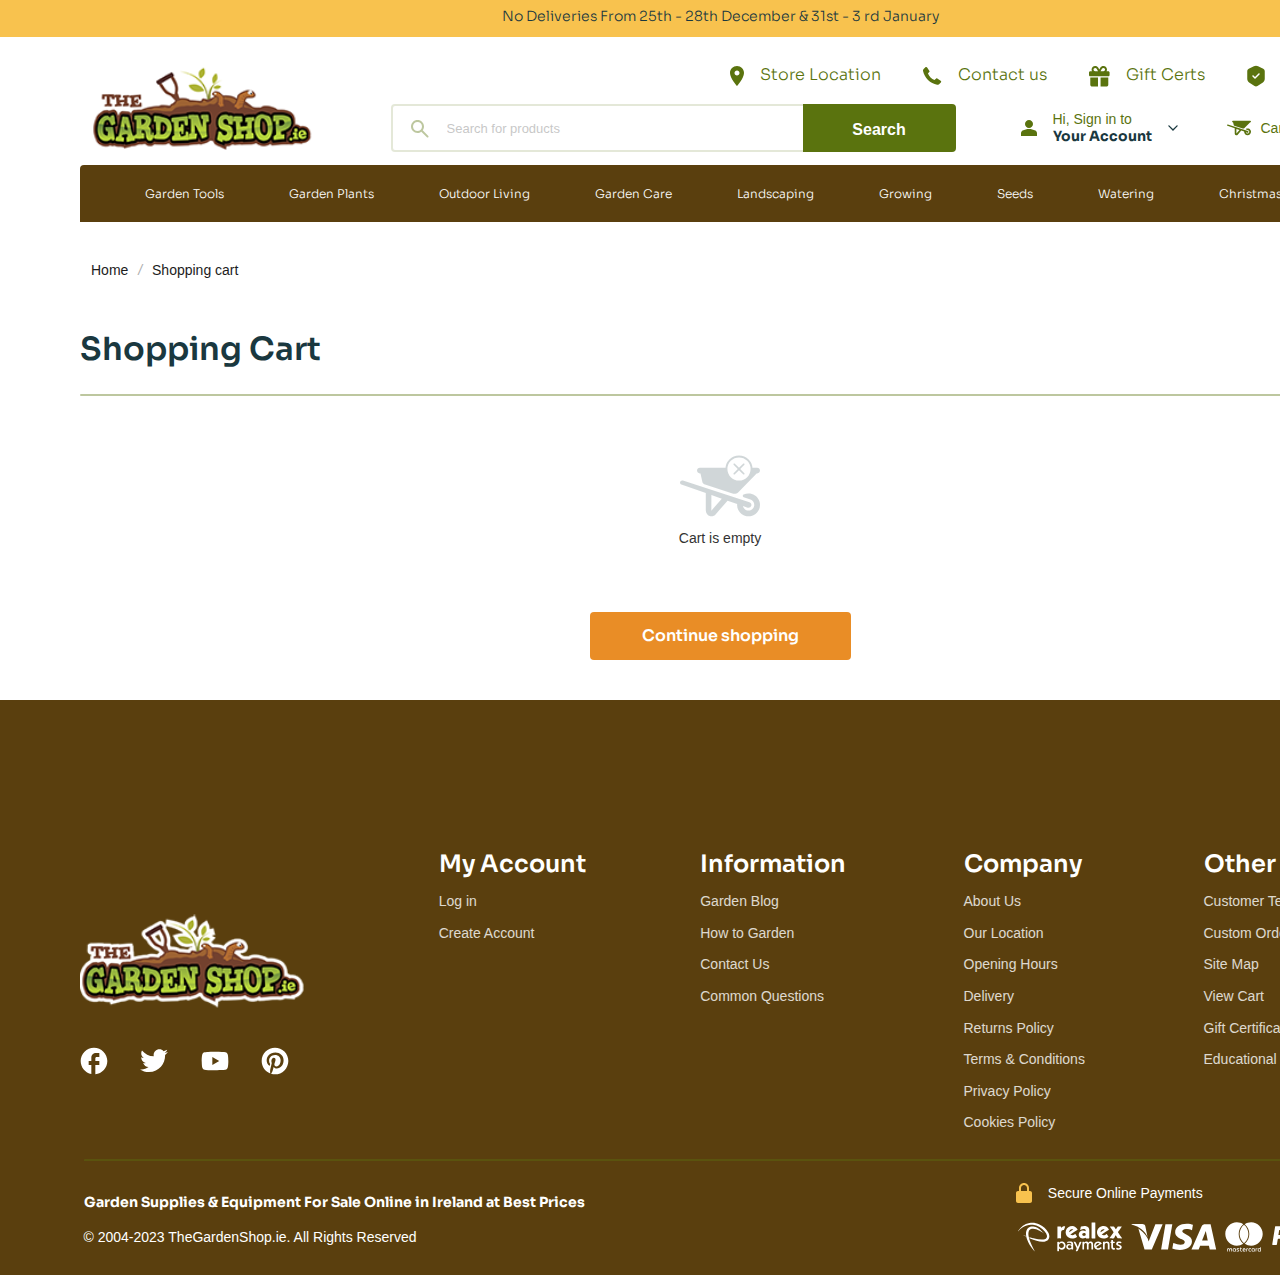
<file: giohang.html>
<!DOCTYPE html>
<html xmlns="https://www.w3.org/1999/xhtml" lang="vi">

<head>
    <meta http-equiv="Content-Type" content="text/html; charset=utf-8">
    <meta http-equiv="X-UA-Compatible" content="chrome=1">
    <title>Garden Shop</title>
    <link rel="stylesheet" href="style/baner.css">
    <link rel="stylesheet" href="style/style.css">
    <link rel="stylesheet" href="style/shop.css">
    <link rel="stylesheet" href="style/gardencss.css">
    <link rel="preconnect" href="https://fonts.googleapis.com">
    <link rel="preconnect" href="https://fonts.gstatic.com" crossorigin>
    <link href="https://fonts.googleapis.com/css2?family=Sora:wght@300;400;500;600;800&display=swap" rel="stylesheet">
    <script type="text/javascript"
        src="https://cdn.jsdelivr.net/npm/@splidejs/splide@4.0.1/dist/js/splide.min.js"></script>

</head>

<body>

    <div class="tygh" id="tygh_container">
        <div class="helper-container" id="tygh_main_container">

            <div class="bg">
                <p>No Deliveries From 25th - 28th December & 31st - 3 rd January</p>
            </div>
            <div class="tygh-header clearfix">
                <div class="container header-grid">
                    <div class="row-header">
                        <div class="mainmenuul">
                            <ul class="menuul">
                                <li class="menu-item">
                                    <img src="img/Vectormap.svg" alt="">
                                    <a href="" class="menu-link">Store Location</a>
                                </li>
                                <li class="menu-item">
                                    <img src="img/Vectorcall.svg" alt="">
                                    <a href="" class="menu-link">Contact us</a>
                                </li>
                                <li class="menu-item">
                                    <img src="img/Vectorgift.svg" alt="">
                                    <a href="" class="menu-link">Gift Certs</a>
                                </li>
                                <li class="menu-item">
                                    <img src="img/Vectorcheck.svg" alt="">
                                    <a href="" class="menu-link">Checkout</a>
                                </li>
                            </ul>

                            <div class="span16 search-block-grid cart-content-grid">
                                <div class=" top-logo float-left">
                                    <div class="logo-container">
                                        <a href="">
                                            <img src="img/garden-shop-logo-mini 1.svg"
                                                style="width:225px; height:100px;" class="logo">

                                        </a>
                                    </div>

                                </div>
                                <div class=" top-search-block-grid">
                                    <div class="search-block">
                                        <div class="search-autocomplete"></div>
                                        <form action="" name="search_form" method="get">
                                            <img class="itemsearch" src="img/Vectorsearch.svg" alt="">
                                            <input type="text" name="q" value="" placeholder="Search for products"
                                                class="search-input cm-hint" /><button title="Search"
                                                class="search-magnifier" type="submit">Search</button>
                                        </form>
                                    </div>
                                </div>
                                <ul class="btn-cart">
                                    <li class="button-sign">
                                        <img src="img/Vector.svg" alt="">
                                        <div class="button-cartt">
                                            <a href="">Hi, Sign in to</a>
                                            <b>Your Account</b>
                                        </div>

                                        <img src="img/Vectorv.svg" alt="">
                                    </li>
                                    <li class="button-cart">
                                        <img src="img/shopping cart icon.svg" alt="">
                                        <a href="">Cart is empty</a>
                                        <img src="img/Vectorv.svg" alt="">

                                    </li>
                                </ul>
                            </div>

                        </div>
                    </div>
                </div>
            </div>



        </div>
        <header class="main-header">
            <nav class="fs-menu">
                <div class="f-wrap">
                    <ul class="fs-mnul">
                        <li>
                            <a href="">
                                <div class="base-ic"></div> Garden Tools
                            </a>

                        </li>
                        <li cla>
                            <a href="">
                                <div class="base-ic"></div> Garden Plants
                            </a>

                        </li>
                        <li>
                            <a href="">
                                <div class="base-ic"></div> Outdoor Living
                            </a>

                        </li>
                        <li>
                            <a>
                                <div class="base-ic"></div> Garden Care
                            </a>

                        </li>
                        <li class="fs-mnulsb">
                            <a href="">
                                <div class="base-ic"></div> Landscaping
                            </a>

                        </li>
                        <li>
                            <a href="" title="">
                                <div class="base-ic"></div> Growing
                            </a>

                        </li>
                        <li><a href="" title="">
                                <div class="base-ic"></div> Seeds
                            </a></li>
                        <li>
                            <a href="">
                                <div class="base-ic"></div> Watering
                            </a>
                        </li>
                        <li class="fs-mnulsb">
                            <a href="" title="">
                                <div class="base-ic"></div> Christmas
                            </a>

                        </li>
                        <li class="fs-mnulsb">
                            <a href="" title="">
                                <div class="base-ic"></div> Pet Shop
                            </a>
                        </li>
                    </ul>
                </div>

            </nav>


        </header>
        <!-- /* Footer */ -->
        <div class="main-price">
            <div class="product-main-info">
                <div class="span16 breadcrumbs-grid">
                    <div id="breadcrumbs_10">
                        <div class="breadcrumbs">
                            <span>
                                <a href=""><bdi>Home</bdi></a>
                            </span>
                            <i class="breadcrumbs__slash"> / </i>
                            <span>
                                <a href=""><bdi>Shopping cart</bdi></a>
                            </span>
                        </div>
                    </div>

                </div>
                <div class="view_product_title">
                    <h1 class="mainbox-title">Shopping Cart</h1>
                </div>
                <div class="top_search_footer"></div>
                <div class="product-cart">
                    <img src="img/shoppingcartinfo.svg" alt="">
                    <p class="ty-no-items">Cart is empty</p>
                </div>
                <div class="buttons-container" >
                    <a class="ty-btn ty-btn__secondary">
                        Continue shopping
                    </a>
                </div>

            </div>



    


        </div>
    </div>
<!-- footer-end -->
    <div class="footer-container">
        <div class="tygh-footer clearfix" id="tygh_footer">
            <div class="container footer-grid">
                <div class="social-logo">
                    <img src="img/garden-shop-logo-mini 1.svg" alt="">
                    <div>
                        <img class="icontc" src="img/iconfb.svg" alt="">
                        <img class="icontc" src="img/icontw.svg" alt="">
                        <img class="icontc" src="img/iconytb.svg" alt="">
                        <img class="icontc" src="img/iconp.svg" alt="">
                    </div>
                </div>
                <div class="row">
                    <div class="footer-menu">
                        <div class="row float-right">
                            <div class="span7">
                                <div class=" width50">
                                    <ul class="text-links ">
                                        <h3>My Account</h3>
                                        <li class="level-0">
                                            <a href="">Log in</a>
                                        </li>
                                        <li class="level-0">
                                            <a href="">Create Account</a>
                                        </li>
                                    </ul>

                                </div>
                                <div class=" width50 float-right">
                                    <ul class="text-links ">
                                        <h3>Information</h3>
                                        <li class="level-0">
                                            <a href="">Garden Blog</a>
                                        </li>
                                        <li class="level-0">
                                            <a href="">How to Garden</a>
                                        </li>
                                        <li class="level-0">
                                            <a href="">Contact Us</a>
                                        </li>
                                        <li class="level-0">
                                            <a href="">Common Questions</a>
                                        </li>
                                    </ul>

                                </div>


                            </div>



                            <div class="span3 my-account-grid">
                                <ul class="text-links ">
                                    <h3>Company</h3>
                                    <li class="level-0">
                                        <a href="">About Us</a>
                                    </li>
                                    <li class="level-0">
                                        <a href="">Our Location</a>
                                    </li>
                                    <li class="level-0">
                                        <a href="">Opening Hours</a>
                                    </li>
                                    <li class="level-0">
                                        <a href="">Delivery</a>
                                    </li>
                                    <li class="level-0">
                                        <a href="">Returns Policy</a>
                                    </li>
                                    <li class="level-0">
                                        <a href="">Terms & Conditions</a>
                                    </li>
                                    <li class="level-0">
                                        <a href="">Privacy Policy</a>
                                    </li>
                                    <li class="level-0">
                                        <a href="">Cookies Policy</a>
                                    </li>
                                </ul>
                            </div>
                            <div class="span2 my-account-grid">
                                <ul class="text-links ">
                                    <h3>Other</h3>
                                    <li class="level-0">
                                        <a href="">Customer Testimonials</a>
                                    </li>
                                    <li class="level-0">
                                        <a href="">Custom Orders</a>
                                    </li>
                                    <li class="level-0">
                                        <a href="">Site Map</a>
                                    </li>
                                    <li class="level-0">
                                        <a href="">View Cart</a>
                                    </li>
                                    <li class="level-0">
                                        <a href="">Gift Certificates</a>
                                    </li>
                                    <li class="level-0">
                                        <a href="">Educational Workshops</a>
                                    </li>
                                </ul>
                            </div>
                        </div>
                    </div>

                </div>
                <div class="footer-bottom top_search_footer">
                    <div class="bottom-content">
                        <h4>Garden Supplies & Equipment For Sale Online in Ireland at Best Prices</h4>
                        <p>© 2004-2023 TheGardenShop.ie. All Rights Reserved</p>
                        <div class="bottom-image float-right">
                            <div class="bottom-lock">
                                <img src="img/khoa.svg" alt="">
                                <p>Secure Online Payments</p>
                            </div>
                            <div class="bottom-pay">
                                <img src="img/realex.svg" alt="">
                                <img src="img/visa.svg" alt="">
                                <img src="img/mastercard.svg" alt="">
                                <img src="img/paypal.svg" alt="">
                            </div>
                        </div>
                    </div>
                </div>
            </div>
        </div>
    </div>



</body>
</file>
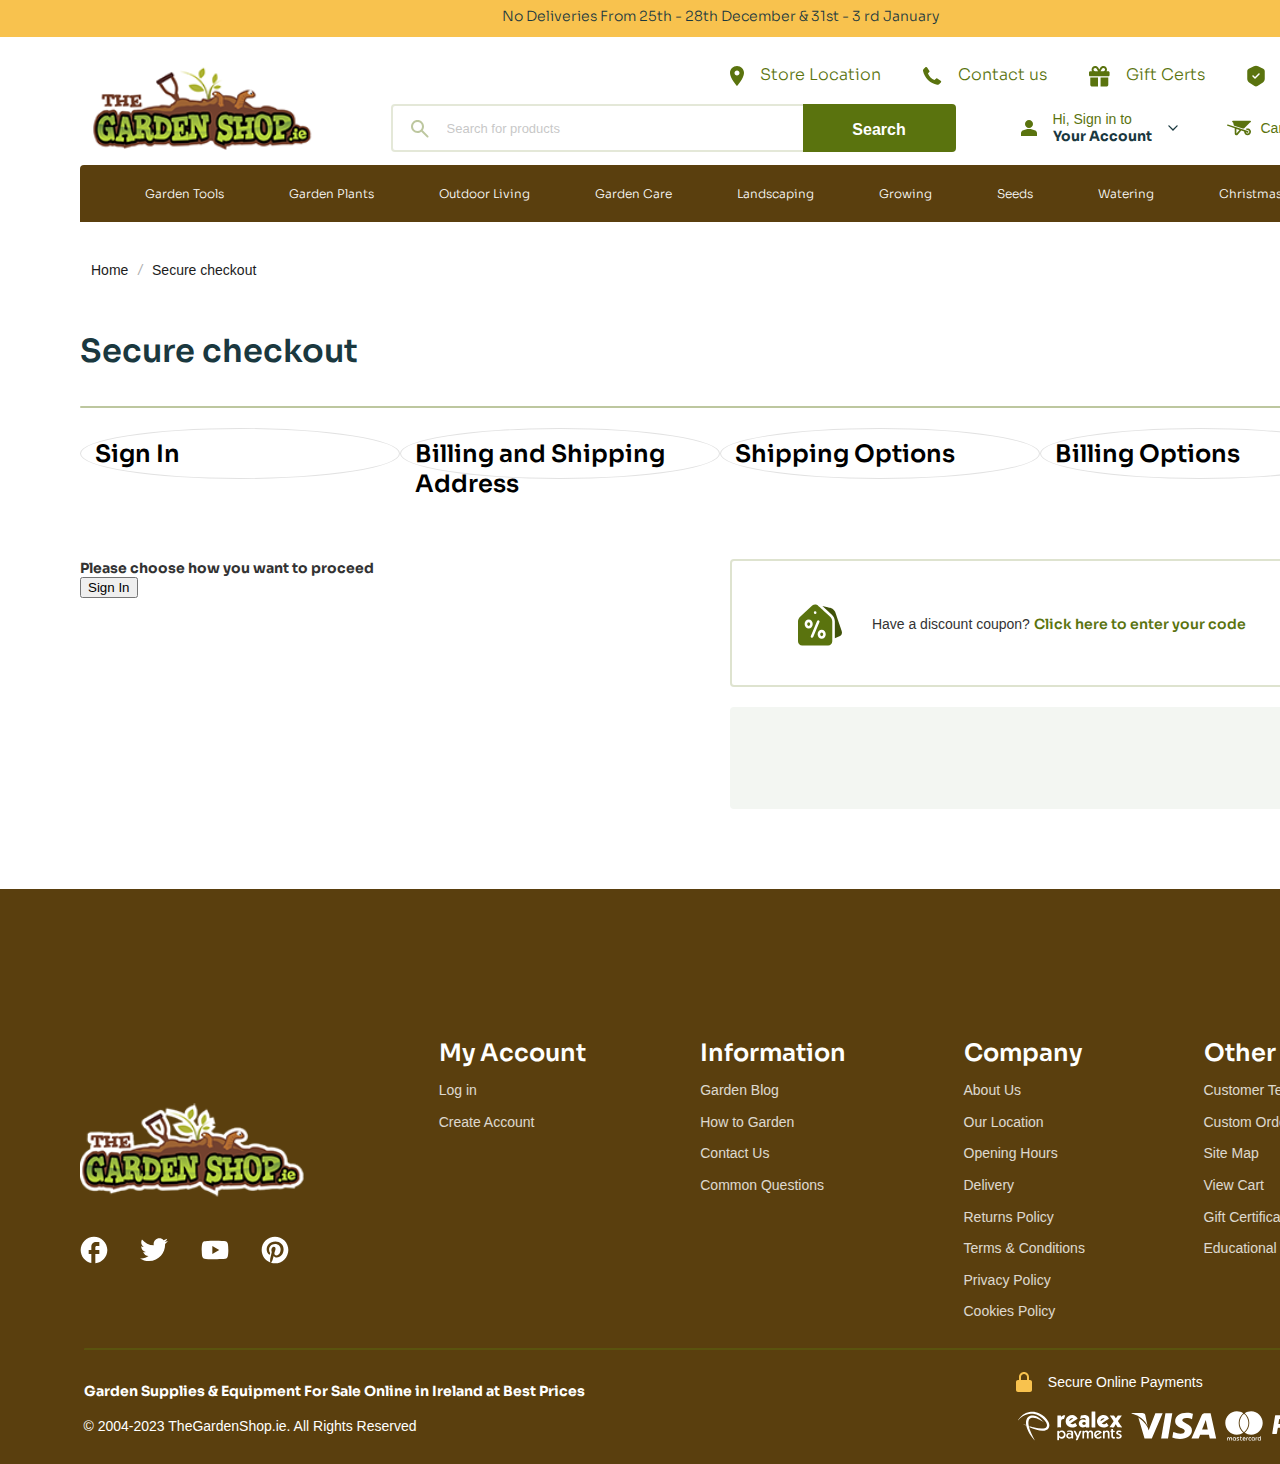
<file: homecheckout.html>
<!DOCTYPE html>
<html xmlns="https://www.w3.org/1999/xhtml" lang="vi">

<head>
    <meta http-equiv="Content-Type" content="text/html; charset=utf-8">
    <meta http-equiv="X-UA-Compatible" content="chrome=1">
    <title>Garden Shop</title>
    <link rel="stylesheet" href="style/baner.css">
    <link rel="stylesheet" href="style/style.css">
    <link rel="stylesheet" href="style/shop.css">
    <link rel="stylesheet" href="style/gardencss.css">
    <link rel="preconnect" href="https://fonts.googleapis.com">
    <link rel="preconnect" href="https://fonts.gstatic.com" crossorigin>
    <link href="https://fonts.googleapis.com/css2?family=Sora:wght@300;400;500;600;800&display=swap" rel="stylesheet">
    <script type="text/javascript"
        src="https://cdn.jsdelivr.net/npm/@splidejs/splide@4.0.1/dist/js/splide.min.js"></script>

</head>

<body>

    <div class="tygh" id="tygh_container">
        <div class="helper-container" id="tygh_main_container">

            <div class="bg">
                <p>No Deliveries From 25th - 28th December & 31st - 3 rd January</p>
            </div>
            <div class="tygh-header clearfix">
                <div class="container header-grid">
                    <div class="row-header">
                        <div class="mainmenuul">
                            <ul class="menuul">
                                <li class="menu-item">
                                    <img src="img/Vectormap.svg" alt="">
                                    <a href="" class="menu-link">Store Location</a>
                                </li>
                                <li class="menu-item">
                                    <img src="img/Vectorcall.svg" alt="">
                                    <a href="" class="menu-link">Contact us</a>
                                </li>
                                <li class="menu-item">
                                    <img src="img/Vectorgift.svg" alt="">
                                    <a href="" class="menu-link">Gift Certs</a>
                                </li>
                                <li class="menu-item">
                                    <img src="img/Vectorcheck.svg" alt="">
                                    <a href="" class="menu-link">Checkout</a>
                                </li>
                            </ul>

                            <div class="span16 search-block-grid cart-content-grid">
                                <div class=" top-logo float-left">
                                    <div class="logo-container">
                                        <a href="">
                                            <img src="img/garden-shop-logo-mini 1.svg"
                                                style="width:225px; height:100px;" class="logo">

                                        </a>
                                    </div>

                                </div>
                                <div class=" top-search-block-grid">
                                    <div class="search-block">
                                        <div class="search-autocomplete"></div>
                                        <form action="" name="search_form" method="get">
                                            <img class="itemsearch" src="img/Vectorsearch.svg" alt="">
                                            <input type="text" name="q" value="" placeholder="Search for products"
                                                class="search-input cm-hint" /><button title="Search"
                                                class="search-magnifier" type="submit">Search</button>
                                        </form>
                                    </div>
                                </div>
                                <ul class="btn-cart">
                                    <li class="button-sign">
                                        <img src="img/Vector.svg" alt="">
                                        <div class="button-cartt">
                                            <a href="">Hi, Sign in to</a>
                                            <b>Your Account</b>
                                        </div>

                                        <img src="img/Vectorv.svg" alt="">
                                    </li>
                                    <li class="button-cart">
                                        <img src="img/shopping cart icon.svg" alt="">
                                        <a href="">Cart is empty</a>
                                        <img src="img/Vectorv.svg" alt="">

                                    </li>
                                </ul>
                            </div>

                        </div>
                    </div>
                </div>
            </div>



        </div>
        <header class="main-header">
            <nav class="fs-menu">
                <div class="f-wrap">
                    <ul class="fs-mnul">
                        <li>
                            <a href="">
                                <div class="base-ic"></div> Garden Tools
                            </a>

                        </li>
                        <li cla>
                            <a href="">
                                <div class="base-ic"></div> Garden Plants
                            </a>

                        </li>
                        <li>
                            <a href="">
                                <div class="base-ic"></div> Outdoor Living
                            </a>

                        </li>
                        <li>
                            <a>
                                <div class="base-ic"></div> Garden Care
                            </a>

                        </li>
                        <li class="fs-mnulsb">
                            <a href="">
                                <div class="base-ic"></div> Landscaping
                            </a>

                        </li>
                        <li>
                            <a href="" title="">
                                <div class="base-ic"></div> Growing
                            </a>

                        </li>
                        <li><a href="" title="">
                                <div class="base-ic"></div> Seeds
                            </a></li>
                        <li>
                            <a href="">
                                <div class="base-ic"></div> Watering
                            </a>
                        </li>
                        <li class="fs-mnulsb">
                            <a href="" title="">
                                <div class="base-ic"></div> Christmas
                            </a>

                        </li>
                        <li class="fs-mnulsb">
                            <a href="" title="">
                                <div class="base-ic"></div> Pet Shop
                            </a>
                        </li>
                    </ul>
                </div>

            </nav>


        </header>
        <div class="main-secure">
            <div class="secure_checkout">
                <div class="span16 breadcrumbs-grid">
                    <div id="breadcrumbs_10">
                        <div class="breadcrumbs">
                            <span>
                                <a href=""><bdi>Home</bdi></a>
                            </span>
                            <i class="breadcrumbs__slash"> / </i>
                            <span>
                                <a href=""><bdi>Secure checkout</bdi></a>
                            </span>
                        </div>
                    </div>
                </div>
                <div class="view_product_title">
                    <h1 class="mainbox-title">Secure checkout</h1>
                </div>
                <div class="top_search_footer"></div>
                <div class="container-checkout">
                    <div class="steps">
                        <div class="goto-step">
                            <h2 class="step-title" onclick="goToStep(1)">Sign In</h2>
                            <h2 class="step-title" onclick="goToStep(2)">Billing and Shipping Address</h2>
                            <h2 class="step-title" onclick="goToStep(3)">Shipping Options</h2>
                            <h2 class="step-title" onclick="goToStep(4)">Billing Options</h2>
                        </div>
                        <div class="step">
                            <div class="step-content">
                                <!-- Sign In form -->
                                <div class="left-content">
                                    <h3>Please choose how you want to proceed</h3>
                                    <div class="step-actions">
                                        <button onclick="nextStep()">Sign In</button>
                                    </div>
                                </div>
                                <div class="right-content">
                                    <div class="have-coupon">
                                        <img src="img/coupon 1.svg" alt="">
                                        <p>Have a discount coupon?  <a href="">Click here to enter your code</a></p>
                                    </div>
                                    <div class="right-content-bg">

                                    </div>
                                </div>
                            </div>
                        </div>
                        <div class="step">
                            <div class="step-content"> 
                                <!-- Billing and Shipping Address form -->
                                <div class="left-content">
                                    <div class="secure_checkout-address">
                                        <div class="secure_checkout-form">
                                            <h3 class="secure_checkout-title">Billing Address</h3>
                                            <div class="ty-control-group">
                                                <label for="" class="ty-control-group__title cm-required cm-email cm-trim">E-mail</label>
                                                <img class="icon-mail-checkout" src="img/email-icon-checkout.svg" alt="">
                                                <input type="text" id="email" class="ty-input-text ty-input-mail" placeholder="myemail@gmail.com">
                                            </div>
                                            <div class="clearfix">
                                                <div class="ty-control-group  ty-first-name">
                                                    <label for="" class="ty-control-group__title cm-required ">First name</label>
                                                    <input type="text" class="ty-input-text   cm-focus" placeholder="John" >
                                                </div>
                                                <div class="ty-control-group  ty-last-name">
                                                    <label for="" class="ty-control-group__title cm-required  ">Last name</label>
                                                    <input type="text" class="ty-input-text  " placeholder="Johnson">
                                                </div>
                                            </div>
                                            <div class="ty-control-group">
                                                <label for="" class="ty-control-group__title cm-required cm-email cm-trim">Street Address</label>
                                                <input type="text" id="email" class="ty-input-text cm-focus" placeholder="Unit 3/4 Dublin Road Business Park">
                                            </div>
                    
                                            <div class="clearfix">
                                                <div class="ty-control-group  ty-shipping-city">
                                                    <label for="" class="ty-control-group__title cm-required cm-email cm-trim">Town / City</label>
                                                    <input type="text" id="email" class="ty-input-text cm-focus" placeholder="Portarlington" >
                                                </div>
                                                <div class="ty-control-group ty-shipping-state">
                                                    <label for="" class="ty-control-group__title ">County</label>
                                                    <input type="text" id="email" class="ty-input-text cm-focus" placeholder="Laois">
                                                </div>
                                                <div class="ty-control-group ty-shipping-country">
                                                    <label for="" class="ty-control-group__title cm-profile-field  cm-required  ">Country</label>
                                                    <select x-autocompletetype="country" name="" id="" class="ty-profile-field__select-country cm-country cm-location-shipping cm-skip-avail-switch">
                                                        <option value="">- Select country -</option>
                                                    </select>
                                                </div>
                                                <div class="ty-control-group  ty-shipping-zip-code">
                                                    <label for="" class="ty-control-group__title cm-profile-field cm-required cm-email cm-trim  ">Eircode / Postcode</label>
                                                    <input type="text" placeholder="R32 RPX8" class="ty-input-text cm-focus">
                                                </div>
                                            </div>
                                            <div class="ty-control-group">
                                                <label for="" class="ty-control-group__title ">Company</label>
                                                <input type="text" id="email" class="ty-input-text cm-focus" placeholder="TheGardenShop.ie">
                                            </div>
                    
                                        </div>
                                        <div class="instock-check">
                                            <label class="instock">Ship to a different address?
                                                <input id="myCheckbox" type="checkbox" checked="checked" onclick="toggleClass()">
                                                <span class="checkmark"></span>
                                            </label>
                                        </div>
                                        <div id="myDiv" class="secure_checkout-form hidden">
                                            <h3 class="secure_checkout-title">Shipping Address</h3>
                                            <div class="clearfix">
                                                <div class="ty-control-group  ty-first-name">
                                                    <label for="" class="ty-control-group__title cm-required cm-email cm-trim">First name</label>
                                                    <input type="text" class="ty-input-text   cm-focus" placeholder="John">
                                                </div>
                                                <div class="ty-control-group  ty-last-name">
                                                    <label for="" class="ty-control-group__title cm-required cm-email cm-trim">Last name</label>
                                                    <input type="text" class="ty-input-text  " placeholder="Johnson">
                                                </div>
                                            </div>
                                            <div class="ty-control-group">
                                                <label for="" class="ty-control-group__title cm-required cm-email cm-trim">Street Address</label>
                                                <input type="text" id="email" class="ty-input-text cm-focus" placeholder="Unit 6 Dublin Road Business Park">
                                            </div>
                    
                                            <div class="clearfix">
                                                <div class="ty-control-group  ty-shipping-city">
                                                    <label for="" class="ty-control-group__title cm-required cm-email cm-required cm-trim">Town / City</label>
                                                    <input type="text" id="email" class="ty-input-text cm-focus" placeholder="Portarlington">
                                                </div>
                                                <div class="ty-control-group ty-shipping-state">
                                                    <label for="" class="ty-control-group__title cm-required ">County</label>
                                                    <input type="text" id="email" class="ty-input-text cm-focus" placeholder="Laois">
                                                </div>
                                                <div class="ty-control-group ty-shipping-country">
                                                    <label for="" class="ty-control-group__title cm-required cm-email cm-trim">Country</label>
                                                    <select x-autocompletetype="country" name="" id="" class="ty-profile-field__select-country cm-country cm-location-shipping cm-skip-avail-switch">
                                                        <option value="">- Select country -</option>
                                                    </select>
                                                </div>
                                                <div class="ty-control-group  ty-shipping-zip-code">
                                                    <label for="" class="ty-control-group__title cm-required ">Eircode / Postcode</label>
                                                    <input type="text" placeholder="R32 RPX8" class="ty-input-text cm-focus ">
                                                </div>
                                            </div>
                                            <div class="ty-control-group">
                                                <label for="" class="ty-control-group__title ">Company</label>
                                                <input type="text" id="email" placeholder="FreeTV.ie" class="ty-input-text cm-focus" >
                                            </div>
                    
                                        </div>
                                        <div class="buttons-container">
                                            <a href="" class="ty-btn ty-btn__back" onclick="previousStep()">Back</a>
                                            <a href="" class="ty-btn ty-btn__secondary" onclick="nextStep()">Continue <img src="img/arrow-icon-checkout.svg" alt=""></a>
                                        </div>
                                    </div>
                                </div>
                                <div class="right-content">
                                    <div class="have-coupon">
                                        <img src="img/coupon 1.svg" alt="">
                                        <p>Have a discount coupon?&nbsp;<a href="#">Click here to enter your code</a>
                                        </p>
                                    </div>
                                    <div class="right-content-bg">
                                        <h3>Order Summery</h3>
                                        <h5>Product <span>Total</span></h5>
                                        <p>Organic Growers Greenhouse (6x8) <span>1 x €279.00</span></p>
                                        <p>Shade Mix Flower Bulbs (10 Pack) <span>1 x €14.99</span></p>
                                        <h4>Subtotal <span>€293.99</span></h4>
                                        <p>Order Total <span>€293.99</span></p>
                                    </div>
                                </div>
                            </div>
                        </div>
                        <div class="step">
                            <div class="step-content">
                                <!-- Shipping Options form -->
                                <div class="left-content">
                                    <div class="secure_checkout-address">
                                        <div class="secure_checkout-form">
                                            <h3 class="secure_checkout-title">Please select a shipping option</h3>
                                            <div class="option-checkout active">
                                                <div class="instock-check">
                                                    <label class="instock">
                                                        <input  type="checkbox" checked="checked" >
                                                        <span class="checkmark"></span>
                                                    </label>
                                                </div>
                                                <div class="option-title">
                                                    <h4>Fastway (Standard Delivery)</h4>
                                                    <p>5-7 Working Days</p>
                                                </div>
                                                <span>€279.00</span>
                                            </div>
                                            <div class="option-checkout">
                                                <div class="instock-check">
                                                    <label class="instock">
                                                        <input type="checkbox" checked="checked" >
                                                        <span class="checkmark"></span>
                                                    </label>
                                                </div>
                                                <div class="option-title">
                                                    <h4>Fastway (Express Delivery)</h4>
                                                    <p>1-2 Working Days - 4pm Cut Off</p>
                                                </div>
                                                <span>€9.95</span>
                                            </div>
                                            <div class="option-checkout">
                                                <div class="instock-check">
                                                    <label class="instock">
                                                        <input type="checkbox" checked="checked" >
                                                        <span class="checkmark"></span>
                                                    </label>
                                                </div>
                                                <div class="option-title">
                                                    <h4>DPD (1-2 Working Days)</h4>
                                                    <p>w/ Text Alerts, 4pm Cut Off</p>
                                                </div>
                                                <span>€11.45</span>
                                            </div>
                                            <div class="option-checkout">
                                                <div class="instock-check">
                                                    <label class="instock">
                                                        <input type="checkbox" checked="checked" >
                                                        <span class="checkmark"></span>
                                                    </label>
                                                </div>
                                                <div class="option-title">
                                                    <h4>In Store Collection</h4>
                                                    <p>I Am Collecting My Order</p>
                                                </div>
                                                <span>Free</span>
                                            </div>
                                            <div class="info_cus_cart_note">
                                                <label for="" class="ty-control-group__title ">Order notes</label>
                                                <textarea name="" id="" cols="58" rows="5" placeholder="Notes about your order, e.g. special notes for delivery."></textarea>
                                            </div>
                                            <div class="option-checkout-note">
                                                <h3 class="secure_checkout-title">Note</h3>
                                                <div class="checkout-note">
                                                    <img src="img/r_mark.svg" alt="">
                                                    <p><abbr> Delivery time is number of</abbr> working days</p>
                                                </div>
                                                <div class="checkout-note">
                                                    <img src="img/r_mark.svg" alt="">
                                                    <p><abbr>Please use </abbr> the box above for any delivery instructions<abbr> that might help in the delivery of your order</abbr></p>
                                                </div>
                                                <div class="checkout-note">
                                                    <img src="img/r_mark.svg" alt="">
                                                    <p> <abbr>For express deliveries, orders must be </abbr> placedbefore 4pm</p>
                                                </div>
                                                <div class="checkout-note">
                                                    <img src="img/r_mark.svg" alt="">
                                                    <p>If ordering from abroad for delivery within Ireland, it would be helpful if you leave an Irish phone number for the courier 
                                                        to contact</p>
                                                </div>
                                            </div>
                                        </div>

                                        <div class="buttons-container">
                                            <a href="" class="ty-btn ty-btn__back" onclick="previousStep()">Back</a>
                                            <a href="" class="ty-btn ty-btn__secondary" onclick="nextStep()">Continue <img src="img/arrow-icon-checkout.svg" alt=""></a>
                                        </div>
                                    </div>
                                </div>
                                <div class="right-content">
                                    <div class="have-coupon">
                                        <img src="img/coupon 1.svg" alt="">
                                        <p>Have a discount coupon?&nbsp;<a href="#">Click here to enter your code</a>
                                        </p>
                                    </div>
                                    <div class="right-content-bg">
                                        <h3>Order Summery</h3>
                                        <h5>Product <span>Total</span></h5>
                                        <p>Organic Growers Greenhouse (6x8) <span>1 x €279.00</span></p>
                                        <p>Shade Mix Flower Bulbs (10 Pack) <span>1 x €14.99</span></p>
                                        <h4>Subtotal <span>€293.99</span></h4>
                                        <h4>Delivery <span>€4.95</span></h4>
                                        <p><strong>Taxes </strong></p>
                                        <p>VAT23 (23% included) <span>€0.93</span></p>
                                        <p>VAT135 (13.5% included) <span>€0.24</span></p>
                                        <p class="total-checkout">Order Total <span>€298.94</span></p>
                                    </div>
                                </div>
                            </div>
                        </div>
                        <div class="step">
                            <div class="step-content">
                                <!-- Billing Options form -->
                                <div class="left-content">
                                    <div class="secure_checkout-address">
                                        <div class="secure_checkout-form">
                                            <h3 class="secure_checkout-title">Please select a shipping option</h3>
                                            <div class="payment-checkout active">
                                                <svg xmlns="http://www.w3.org/2000/svg" width="40" height="40" viewBox="0 0 40 40" fill="none">
                                                    <g opacity="0.2">
                                                    <path d="M16.5501 21.65C16.7168 21.65 20.5834 21.8167 22.8834 21.25H22.9001C25.5501 20.6 29.2334 18.7333 30.1834 12.6333C30.1834 12.6333 32.3001 5 21.8001 5H12.7834C11.9668 5 11.2668 5.6 11.1334 6.4L7.3001 30.6667C7.21676 31.1667 7.61676 31.6333 8.11676 31.6333H13.8334L15.2334 22.7667C15.3334 22.1333 15.8834 21.65 16.5501 21.65Z" fill="#5A730E"/>
                                                    <path d="M31.6493 13.8167C30.2993 20.0333 26.0493 23.3167 19.2826 23.3167H16.8326L15.1159 34.1833C15.0493 34.6167 15.3826 35 15.8159 35H18.9826C19.5493 35 20.0493 34.5833 20.1326 34.0167C20.2659 33.35 20.9993 28.4833 21.1493 27.65C21.2326 27.0833 21.7326 26.6667 22.2993 26.6667H23.0326C27.7326 26.6667 31.4159 24.75 32.4993 19.2333C32.9326 17 32.6993 15.1667 31.6493 13.8167Z" fill="#5A730E"/>
                                                </g>
                                                </svg>
                                                <div class="option-title">
                                                    <h4>Paypal Payments</h4>
                                                    <p>Pay With Your PayPal Account</p>
                                                </div>
                                            </div>
                                            <div class="payment-checkout">
                                                <svg xmlns="http://www.w3.org/2000/svg" width="40" height="40" viewBox="0 0 40 40" fill="none">
                                                    <g opacity="0.2">
                                                    <path d="M36.25 6.25H3.75C3.05859 6.25 2.5 6.80859 2.5 7.5V13.75H37.5V7.5C37.5 6.80859 36.9414 6.25 36.25 6.25ZM2.5 32.5C2.5 33.1914 3.05859 33.75 3.75 33.75H36.25C36.9414 33.75 37.5 33.1914 37.5 32.5V17.1875H2.5V32.5ZM25.1172 25.3125C25.1172 25.1406 25.2578 25 25.4297 25H31.875C32.0469 25 32.1875 25.1406 32.1875 25.3125V28.125C32.1875 28.2969 32.0469 28.4375 31.875 28.4375H25.4297C25.2578 28.4375 25.1172 28.2969 25.1172 28.125V25.3125Z" fill="#5A730E"/>
                                                    </g>
                                                </svg>
                                                <div class="option-title">
                                                    <h4>Bank Cards</h4>
                                                    <p>Visa, Mastercard, Debit Card etc...</p>
                                                </div>
                                            </div>
                                            <div class="payment-checkout">
                                                <svg xmlns="http://www.w3.org/2000/svg" width="40" height="40" viewBox="0 0 40 40" fill="none">
                                                    <g opacity="0.2">
                                                    <path d="M31.9675 11.3226L32.319 11.8519L32.5044 11.2442L33.2043 8.94941C33.2568 8.77773 33.3426 8.61808 33.4568 8.47956L33.2253 8.28872L33.4568 8.47956C33.571 8.34104 33.7114 8.22638 33.8699 8.14211C34.0284 8.05784 34.202 8.00561 34.3807 7.98842C34.5594 7.97122 34.7397 7.98939 34.9114 8.04189C35.083 8.09439 35.2427 8.18019 35.3812 8.29439L35.5686 8.06706L35.3812 8.29439C35.5197 8.40859 35.6344 8.54895 35.7187 8.70747C35.8029 8.86598 35.8552 9.03954 35.8724 9.21824C35.8896 9.39694 35.8714 9.57727 35.8189 9.74894L33.8689 16.1239L34.1558 16.2117L33.8689 16.1239C33.7629 16.4704 33.5238 16.7605 33.2039 16.9307C32.8841 17.1009 32.5098 17.1371 32.1633 17.0314L25.7885 15.0815L25.7885 15.0814L25.7821 15.0796C25.6068 15.0302 25.4432 14.9464 25.3008 14.8329C25.1584 14.7195 25.0401 14.5787 24.9528 14.4189C24.8656 14.2591 24.8111 14.0835 24.7927 13.9024C24.7743 13.7213 24.7922 13.5383 24.8455 13.3642C24.8988 13.1901 24.9863 13.0284 25.1029 12.8886C25.2195 12.7488 25.3629 12.6337 25.5246 12.55C25.6864 12.4664 25.8632 12.4159 26.0447 12.4016C26.2262 12.3873 26.4087 12.4093 26.5816 12.4665L26.5815 12.4666L26.5881 12.4686L29.3748 13.3202L30.1715 13.5637L29.7129 12.8682C28.4509 10.9541 26.6907 9.4206 24.6218 8.43276C22.5529 7.44492 20.2537 7.0402 17.9718 7.26221C15.6899 7.48421 13.5119 8.32452 11.6722 9.69263C9.83247 11.0607 8.40085 12.9048 7.53151 15.0263L7.09827 16.081L7.09816 16.081L7.09519 16.0888C7.03057 16.2596 6.93238 16.4157 6.80642 16.5479C6.68047 16.6801 6.5293 16.7857 6.36185 16.8585C6.1944 16.9313 6.01406 16.9698 5.83148 16.9717C5.6489 16.9736 5.46779 16.939 5.29883 16.8698C5.12987 16.8005 4.9765 16.6981 4.84777 16.5687C4.71904 16.4392 4.61756 16.2852 4.54933 16.1158C4.4811 15.9465 4.44749 15.7652 4.45051 15.5826C4.45352 15.4 4.49308 15.2199 4.56686 15.0529L4.56695 15.0529L4.56994 15.0457L5.00328 13.9907L5.00336 13.9904C6.05975 11.413 7.79822 9.17196 10.0321 7.50796C12.266 5.84397 14.911 4.81986 17.683 4.5456C20.455 4.27134 23.2493 4.75729 25.766 5.95127C28.2826 7.14525 30.4265 9.00217 31.9675 11.3226ZM6.59377 28.6738L6.21637 28.1309L6.05636 28.7724L5.51136 30.9574L5.51128 30.9574L5.50976 30.9641C5.46977 31.1418 5.39467 31.3097 5.28887 31.458C5.18307 31.6063 5.0487 31.7319 4.89366 31.8275C4.73862 31.923 4.56604 31.9867 4.38606 32.0146C4.20608 32.0425 4.02233 32.0342 3.84561 31.9901C3.66889 31.946 3.50277 31.8671 3.357 31.7579L3.17713 31.998L3.357 31.7579C3.21124 31.6487 3.08877 31.5114 2.9968 31.3542C2.90483 31.197 2.84521 31.023 2.82145 30.8424C2.79768 30.6618 2.81026 30.4783 2.85842 30.3027L2.8585 30.3027L2.8602 30.2959L4.47187 23.8292L4.47202 23.8286C4.51661 23.6481 4.59757 23.4785 4.70996 23.3303C4.82235 23.1822 4.96379 23.0585 5.12564 22.9669L4.97786 22.7058L5.12564 22.9669C5.28748 22.8753 5.46632 22.8177 5.6512 22.7976C5.83608 22.7775 6.02312 22.7954 6.20086 22.8501L6.20865 22.8525L6.21656 22.8544L12.5965 24.4444C12.5965 24.4444 12.5965 24.4444 12.5966 24.4444C12.9483 24.5322 13.2508 24.756 13.4376 25.0668C13.6243 25.3776 13.6799 25.7498 13.5922 26.1016C13.5045 26.4534 13.2806 26.7559 12.9698 26.9426C12.659 27.1294 12.2868 27.185 11.935 27.0973L11.935 27.0972L8.9583 26.3556L8.21656 26.1708L8.63461 26.8107C9.93816 28.8063 11.7807 30.3914 13.9486 31.3822C16.1165 32.373 18.5209 32.729 20.8829 32.4087C23.2449 32.0884 25.4676 31.1051 27.2934 29.5728C29.1192 28.0404 30.4731 26.0219 31.1982 23.7513L31.1982 23.7512C31.3084 23.4057 31.5514 23.1182 31.8735 22.9519C32.0331 22.8695 32.2073 22.8193 32.3862 22.8043C32.5651 22.7892 32.7452 22.8096 32.9163 22.8642C33.0873 22.9187 33.2459 23.0064 33.3831 23.1223L33.5767 22.8931L33.3831 23.1223C33.5202 23.2382 33.6332 23.3799 33.7156 23.5395C33.798 23.699 33.8481 23.8732 33.8631 24.0521C33.8782 24.231 33.8579 24.4111 33.8033 24.5822L33.8033 24.5822C33.1228 26.7171 31.9827 28.6768 30.4632 30.3236C28.9438 31.9704 27.0819 33.2643 25.0087 34.1141C21.7782 35.4375 18.193 35.6197 14.845 34.6306C11.497 33.6415 8.58642 31.5403 6.59377 28.6738Z" fill="#5A730E" stroke="white" stroke-width="0.6"/>
                                                    <path d="M19.4084 25C18.0575 25 17.0233 24.591 16.3059 23.7731C15.5885 22.9464 15.2298 21.7194 15.2298 20.0923V19.9077C15.2298 18.2806 15.5745 17.058 16.264 16.2401C16.9534 15.4134 17.9689 15 19.3106 15C20.1118 15 20.7733 15.1231 21.295 15.3694C21.8168 15.6157 22.2081 15.9543 22.4689 16.3852C22.7391 16.8162 22.8882 17.3131 22.9161 17.876H21.7143C21.677 17.3219 21.4581 16.8865 21.0575 16.5699C20.6568 16.2445 20.0745 16.0818 19.3106 16.0818C18.3789 16.0818 17.6661 16.3852 17.1724 16.9921C16.6786 17.5989 16.4317 18.6016 16.4317 20C16.4317 21.3984 16.6879 22.4011 17.2003 23.0079C17.722 23.6148 18.4581 23.9182 19.4084 23.9182C20.2003 23.9182 20.7873 23.7599 21.1693 23.4433C21.5512 23.1179 21.7609 22.6781 21.7981 22.124H23C22.972 22.6957 22.8276 23.197 22.5668 23.628C22.3059 24.0589 21.9146 24.3975 21.3929 24.6438C20.8711 24.8813 20.2096 25 19.4084 25ZM14 21.5567V20.686H20.205V21.5567H14ZM14.2516 19.5515V18.6807H20.4565V19.5515H14.2516Z" fill="#5A730E"/>
                                                    </g>
                                                </svg>
                                                <div class="option-title">
                                                    <h4>Bank Transfer (Pre-Agreed With Management)</h4>
                                                    <p>I Will Pay By Bank Transfer</p>
                                                </div>
                                            </div>
                                            <div class="instock-check">
                                                <label class="instock">I accept the <abbr>teams and conditions of sale.</abbr> 
                                                    <input id="myCheckbox" type="checkbox" checked="checked" onclick="toggleClass()">
                                                    <span class="checkmark"></span>
                                                </label>
                                            </div>
                                        </div>

                                        <div class="buttons-container">
                                            <a href="" class="ty-btn ty-btn__secondary" onclick="nextStep()">Submit my Order <img src="img/arrow-icon-checkout.svg" alt=""></a>
                                        </div>
                                    </div>
                                </div>
                                <div class="right-content">
                                    <div class="have-coupon">
                                        <img src="img/coupon 1.svg" alt="">
                                        <p>Have a discount coupon?&nbsp;<a href="#">Click here to enter your code</a>
                                        </p>
                                    </div>
                                    <div class="right-content-bg">
                                        <h3>Order Summery</h3>
                                        <h5>Product <span>Total</span></h5>
                                        <p>Organic Growers Greenhouse (6x8) <span>1 x €279.00</span></p>
                                        <p>Shade Mix Flower Bulbs (10 Pack) <span>1 x €14.99</span></p>
                                        <h4>Subtotal <span>€293.99</span></h4>
                                        <h4>Delivery <span>€4.95</span></h4>
                                        <p><strong>Taxes </strong></p>
                                        <p>VAT23 (23% included)<span>€0.93</span></p>
                                        <p>VAT135 (13.5% included)<span>€0.24</span></p>
                                        <p class="total-checkout">Order Total <span>€298.94</span></p>
                                    </div>
                                </div>
                            </div>
                        </div>
                    </div>
                </div>
            </div>
        </div>
        <!-- footer -->
        <div class="footer-container">
            <div class="tygh-footer clearfix" id="tygh_footer">
                <div class="container footer-grid">
                    <div class="social-logo">
                        <img src="img/garden-shop-logo-mini 1.svg" alt="">
                        <div>
                            <img class="icontc" src="img/iconfb.svg" alt="">
                            <img class="icontc" src="img/icontw.svg" alt="">
                            <img class="icontc" src="img/iconytb.svg" alt="">
                            <img class="icontc" src="img/iconp.svg" alt="">
                        </div>
                    </div>
                    <div class="row">
                        <div class="footer-menu">
                            <div class="row float-right">
                                <div class="span7">
                                    <div class=" width50">
                                        <ul class="text-links ">
                                            <h3>My Account</h3>
                                            <li class="level-0">
                                                <a href="">Log in</a>
                                            </li>
                                            <li class="level-0">
                                                <a href="">Create Account</a>
                                            </li>
                                        </ul>

                                    </div>
                                    <div class=" width50 float-right">
                                        <ul class="text-links ">
                                            <h3>Information</h3>
                                            <li class="level-0">
                                                <a href="">Garden Blog</a>
                                            </li>
                                            <li class="level-0">
                                                <a href="">How to Garden</a>
                                            </li>
                                            <li class="level-0">
                                                <a href="">Contact Us</a>
                                            </li>
                                            <li class="level-0">
                                                <a href="">Common Questions</a>
                                            </li>
                                        </ul>

                                    </div>


                                </div>



                                <div class="span3 my-account-grid">
                                    <ul class="text-links ">
                                        <h3>Company</h3>
                                        <li class="level-0">
                                            <a href="">About Us</a>
                                        </li>
                                        <li class="level-0">
                                            <a href="">Our Location</a>
                                        </li>
                                        <li class="level-0">
                                            <a href="">Opening Hours</a>
                                        </li>
                                        <li class="level-0">
                                            <a href="">Delivery</a>
                                        </li>
                                        <li class="level-0">
                                            <a href="">Returns Policy</a>
                                        </li>
                                        <li class="level-0">
                                            <a href="">Terms & Conditions</a>
                                        </li>
                                        <li class="level-0">
                                            <a href="">Privacy Policy</a>
                                        </li>
                                        <li class="level-0">
                                            <a href="">Cookies Policy</a>
                                        </li>
                                    </ul>
                                </div>
                                <div class="span2 my-account-grid">
                                    <ul class="text-links ">
                                        <h3>Other</h3>
                                        <li class="level-0">
                                            <a href="">Customer Testimonials</a>
                                        </li>
                                        <li class="level-0">
                                            <a href="">Custom Orders</a>
                                        </li>
                                        <li class="level-0">
                                            <a href="">Site Map</a>
                                        </li>
                                        <li class="level-0">
                                            <a href="">View Cart</a>
                                        </li>
                                        <li class="level-0">
                                            <a href="">Gift Certificates</a>
                                        </li>
                                        <li class="level-0">
                                            <a href="">Educational Workshops</a>
                                        </li>
                                    </ul>
                                </div>
                            </div>
                        </div>

                    </div>
                    <div class="footer-bottom top_search_footer">
                        <div class="bottom-content">
                            <h4>Garden Supplies & Equipment For Sale Online in Ireland at Best Prices</h4>
                            <p>© 2004-2023 TheGardenShop.ie. All Rights Reserved</p>
                            <div class="bottom-image float-right">
                                <div class="bottom-lock">
                                    <img src="img/khoa.svg" alt="">
                                    <p>Secure Online Payments</p>
                                </div>
                                <div class="bottom-pay">
                                    <img src="img/realex.svg" alt="">
                                    <img src="img/visa.svg" alt="">
                                    <img src="img/mastercard.svg" alt="">
                                    <img src="img/paypal.svg" alt="">
                                </div>
                            </div>
                        </div>
                    </div>
                </div>
            </div>
        </div>
</body>
<script>
    // Khởi tạo biến lưu trạng thái hiện tại của step
    let currentStep = 0;

    // Hàm chuyển đến step tương ứng
    function goToStep(step) {
        // Ẩn tất cả nội dung của các step
        const stepContents = document.querySelectorAll('.step-content');
        stepContents.forEach((content) => {
            content.style.display = 'none';
        });

        // Hiển thị nội dung của step được chọn
        const selectedStepContent = document.querySelector(`.step:nth-child(${step + 1}) .step-content`);
        selectedStepContent.style.display = 'flex';

        // Cập nhật trạng thái hiện tại
        currentStep = step;
    }

    // Hàm chuyển đến step tiếp theo
    function nextStep() {
        if (currentStep < 4) {
            // Chuyển đến step tiếp theo
            goToStep(currentStep + 1);
        }
    }

    // Hàm chuyển đến step trước đó
    function previousStep() {
        if (currentStep > 0) {
            // Chuyển đến step trước đó
            goToStep(currentStep - 1);
        }
    }
    window.addEventListener('DOMContentLoaded', function () {
        goToStep(1);
    });






    function toggleClass() {
        var div = document.getElementById("myDiv");
        div.classList.toggle("show");
    }

    // payment checkout
    const payments = document.querySelectorAll('.payment-checkout');

    payments.forEach(payment => {
        payment.addEventListener('click', () => {
        payments.forEach(rect => rect.classList.remove('active'));
        payment.classList.add('active');
    });
    });



    // options shipping checkout 

    const rectangles = document.querySelectorAll('.option-checkout');

    rectangles.forEach((rectangle, index) => {
    rectangle.addEventListener('click', () => {
        rectangles.forEach(rect => {
        rect.classList.remove('active');
        rect.querySelector('input').checked = false;
        });
        rectangle.classList.add('active');
        rectangle.querySelector('input').checked = true;
    });
    
    if (index === 0) {
        rectangle.classList.add('active');
        rectangle.querySelector('input').checked = true;
    } else {
        rectangle.querySelector('input').checked = false;
    }
    });



</script>
</file>
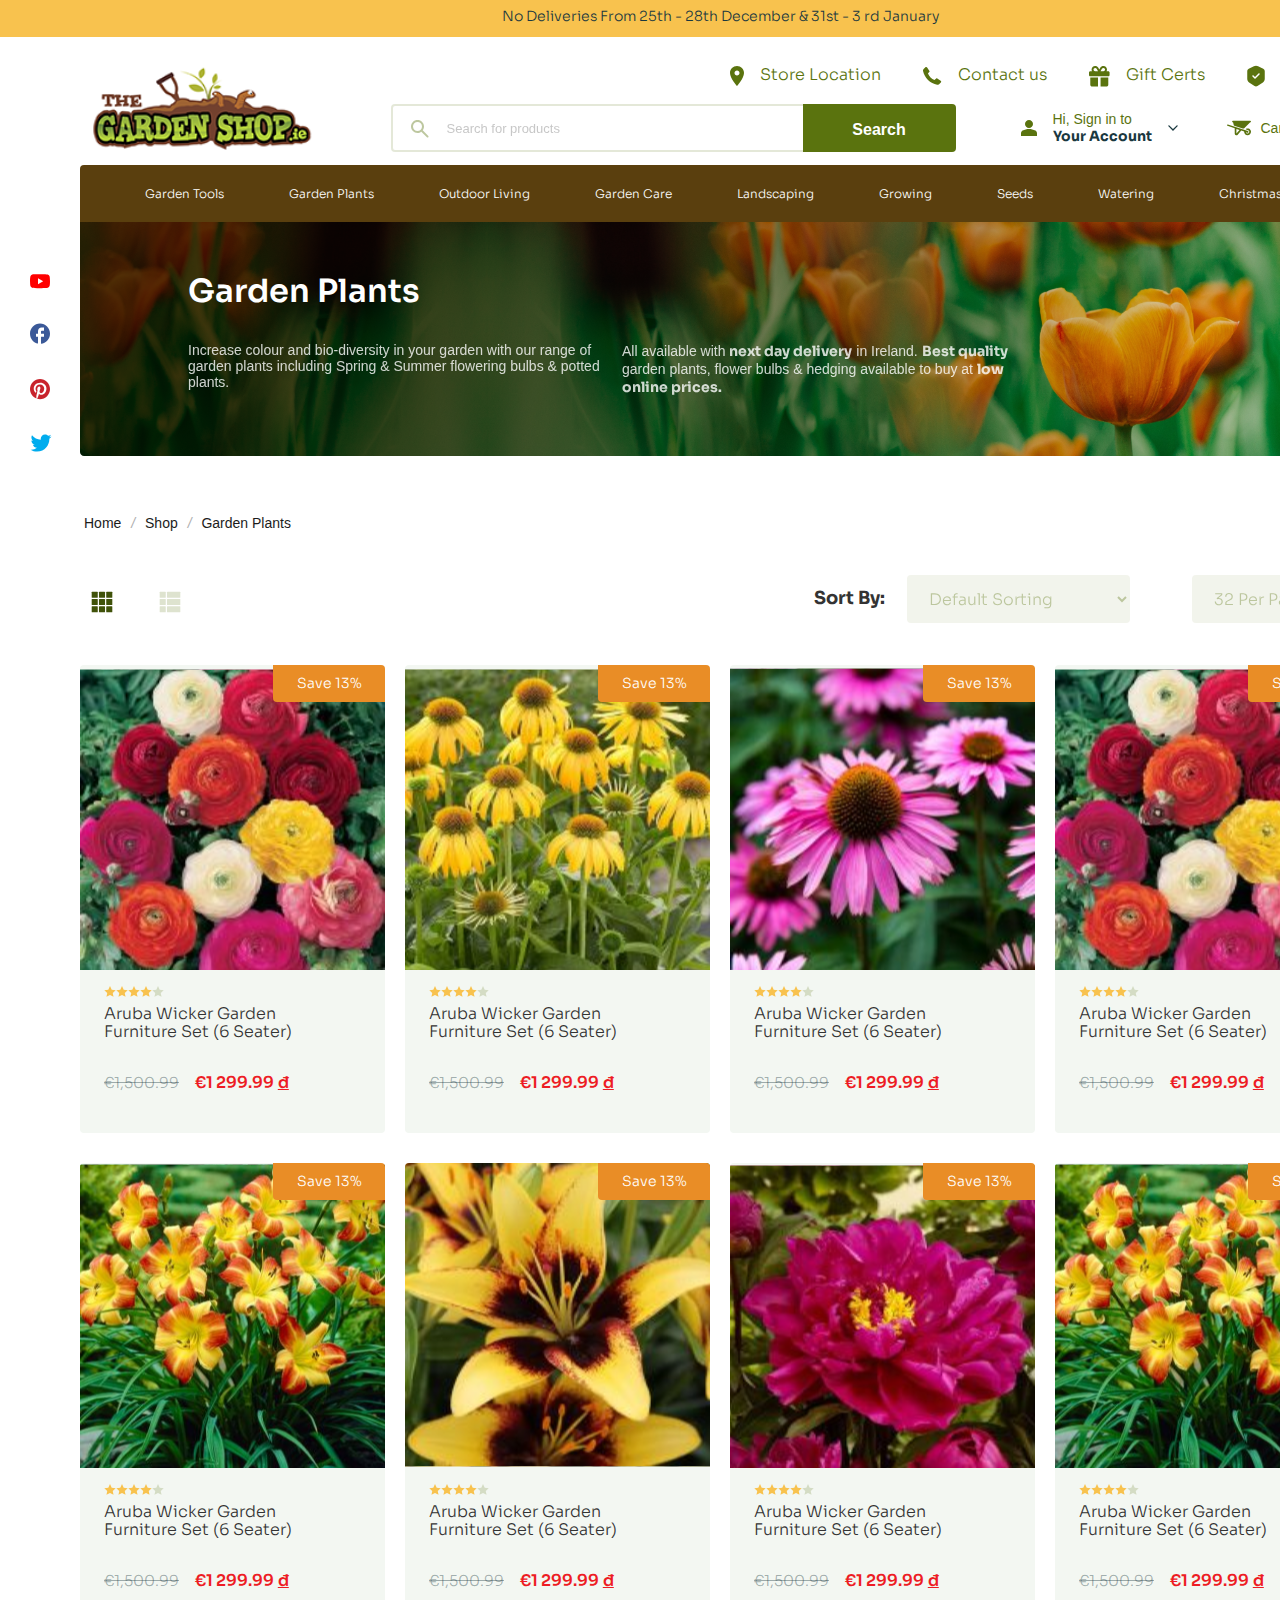
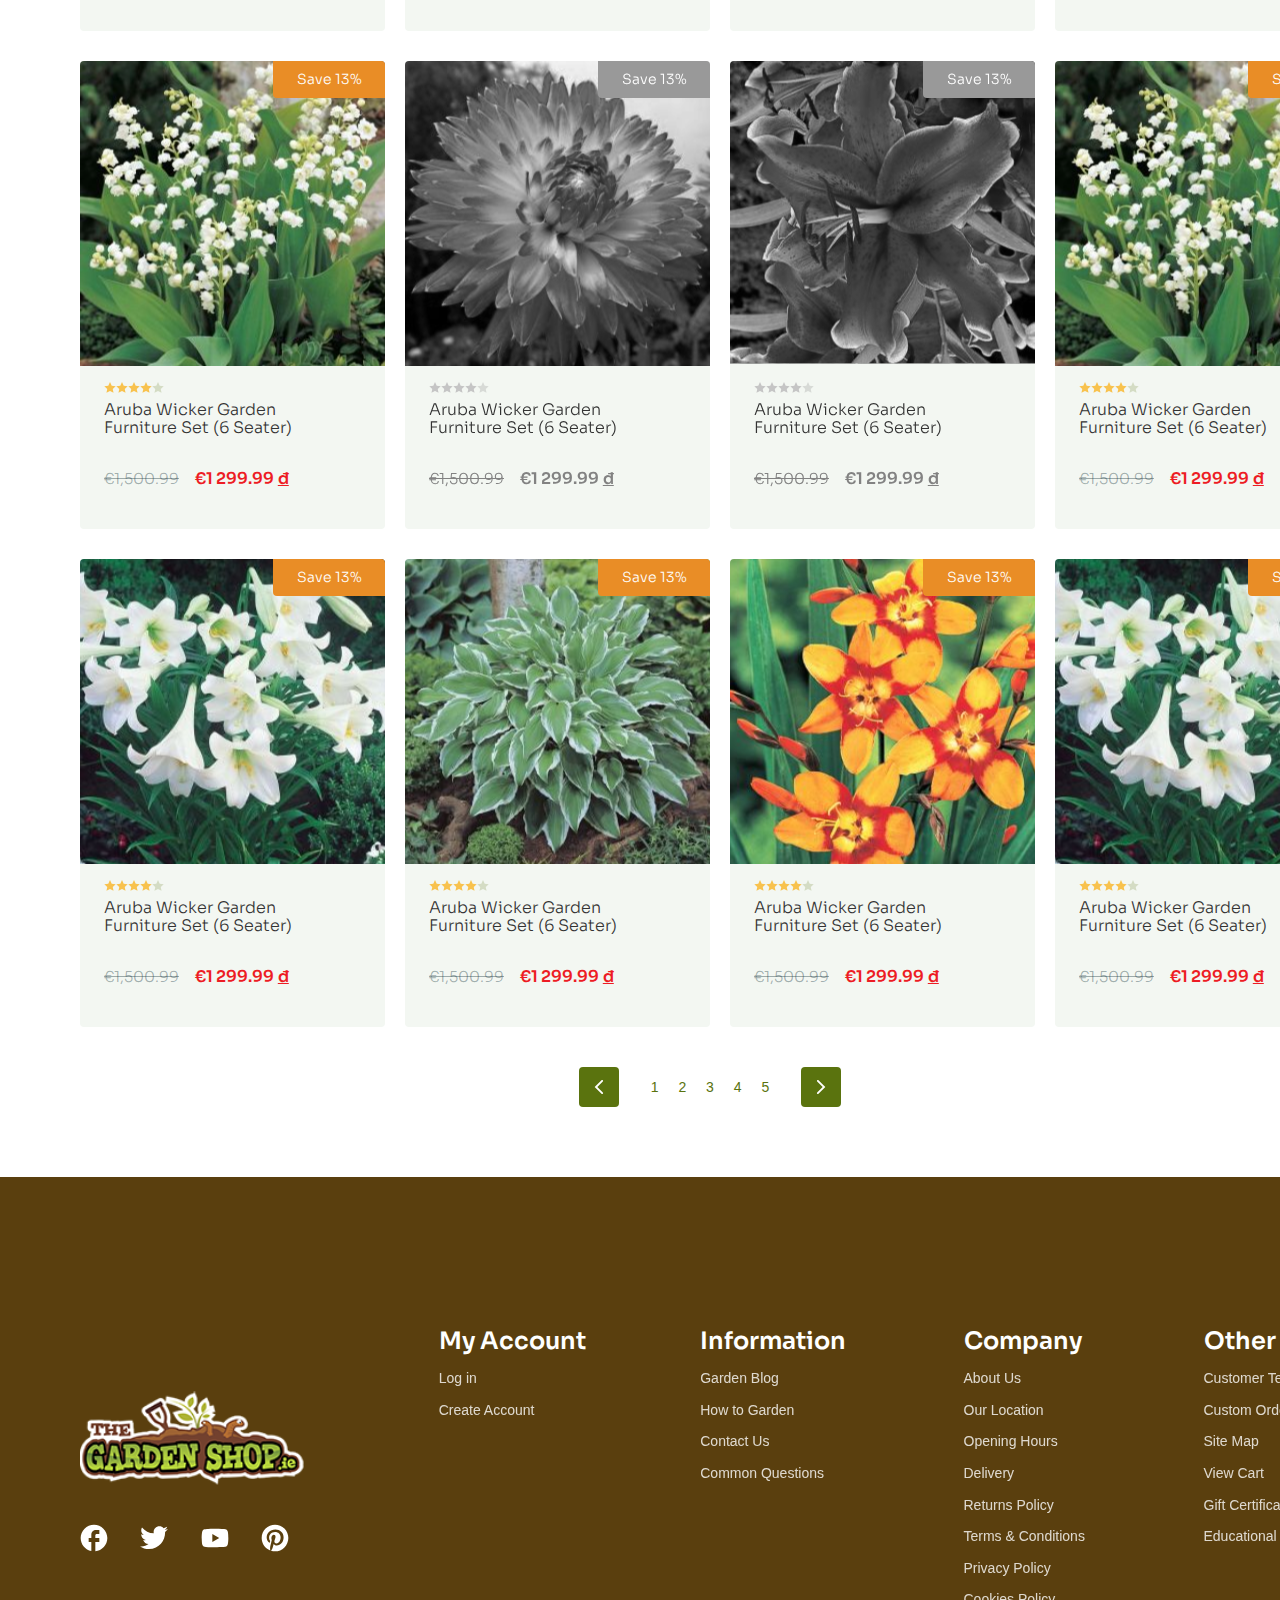
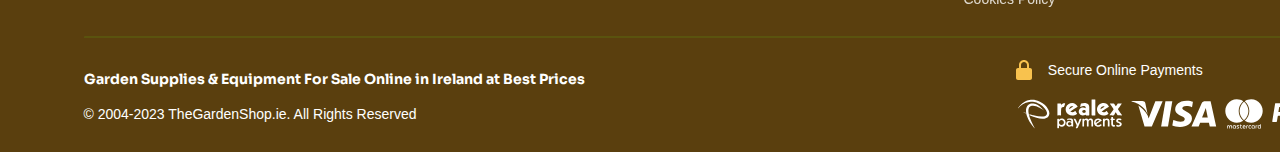
<file: shop.html>
<!DOCTYPE html>
<html xmlns="https://www.w3.org/1999/xhtml" lang="vi">

<head>
    <meta http-equiv="Content-Type" content="text/html; charset=utf-8">
    <meta http-equiv="X-UA-Compatible" content="chrome=1">
    <title>Garden Shop</title>
    <link rel="stylesheet" href="style/baner.css">
    <link rel="stylesheet" href="style/shop.css">
    <link rel="stylesheet" href="style/style.css">
    <link rel="stylesheet" href="style/gardencss.css">
    <link rel="preconnect" href="https://fonts.googleapis.com">
    <link rel="preconnect" href="https://fonts.gstatic.com" crossorigin>
    <link href="https://fonts.googleapis.com/css2?family=Sora:wght@300;400;500;600;800&display=swap" rel="stylesheet">
</head>

<body>

    <div class="tygh" id="tygh_container">
        <div class="helper-container" id="tygh_main_container">

            <div class="bg">
                <p>No Deliveries From 25th - 28th December & 31st - 3 rd January</p>
            </div>
            <div class="tygh-header clearfix">
                <div class="container header-grid">
                    <div class="row-header">
                        <div class="mainmenuul">
                            <ul class="menuul">
                                <li class="menu-item">
                                    <img src="img/Vectormap.svg" alt="">
                                    <a href="" class="menu-link">Store Location</a>
                                </li>
                                <li class="menu-item">
                                    <img src="img/Vectorcall.svg" alt="">
                                    <a href="" class="menu-link">Contact us</a>
                                </li>
                                <li class="menu-item">
                                    <img src="img/Vectorgift.svg" alt="">
                                    <a href="" class="menu-link">Gift Certs</a>
                                </li>
                                <li class="menu-item">
                                    <img src="img/Vectorcheck.svg" alt="">
                                    <a href="" class="menu-link">Checkout</a>
                                </li>
                            </ul>

                            <div class="span16 search-block-grid cart-content-grid">
                                <div class=" top-logo float-left">
                                    <div class="logo-container">
                                        <a href="gardenshop.html">
                                            <img src="img/garden-shop-logo-mini 1.svg"
                                                style="width:225px; height:100px;" class="logo">

                                        </a>
                                    </div>

                                </div>
                                <div class=" top-search-block-grid">
                                    <div class="search-block">
                                        <div class="search-autocomplete"></div>
                                        <form action="" name="search_form" method="get">
                                            <img class="itemsearch" src="img/Vectorsearch.svg" alt="">
                                            <input type="text" name="q" value="" placeholder="Search for products"
                                                class="search-input cm-hint" /><button title="Search"
                                                class="search-magnifier" type="submit">Search</button>
                                        </form>
                                    </div>
                                </div>
                                <ul class="btn-cart">
                                    <li class="button-sign">
                                        <img src="img/Vector.svg" alt="">
                                        <div class="button-cartt">
                                            <a href="">Hi, Sign in to</a>
                                            <b>Your Account</b>
                                        </div>

                                        <img src="img/Vectorv.svg" alt="">
                                    </li>
                                    <li class="button-cart">
                                        <img src="img/shopping cart icon.svg" alt="">
                                        <a href="">Cart is empty</a>
                                        <img src="img/Vectorv.svg" alt="">

                                    </li>
                                </ul>
                            </div>

                        </div>
                    </div>
                </div>
            </div>



        </div>
        <header class="shop-header">
            <nav class="fs-menu">
                <div class="f-wrap">
                    <ul class="fs-mnul">
                        <li>
                            <a href="">
                                <div class="base-ic"></div> Garden Tools
                            </a>

                        </li>
                        <li cla>
                            <a href="">
                                <div class="base-ic"></div> Garden Plants
                            </a>

                        </li>
                        <li>
                            <a href="">
                                <div class="base-ic"></div> Outdoor Living
                            </a>

                        </li>
                        <li>
                            <a>
                                <div class="base-ic"></div> Garden Care
                            </a>

                        </li>
                        <li class="fs-mnulsb">
                            <a href="">
                                <div class="base-ic"></div> Landscaping
                            </a>

                        </li>
                        <li>
                            <a href="" title="">
                                <div class="base-ic"></div> Growing
                            </a>

                        </li>
                        <li><a href="" title="">
                                <div class="base-ic"></div> Seeds
                            </a></li>
                        <li>
                            <a href="">
                                <div class="base-ic"></div> Watering
                            </a>
                        </li>
                        <li class="fs-mnulsb">
                            <a href="" title="">
                                <div class="base-ic"></div> Christmas
                            </a>

                        </li>
                        <li class="fs-mnulsb">
                            <a href="" title="">
                                <div class="base-ic"></div> Pet Shop
                            </a>
                        </li>
                    </ul>
                </div>

                <div class="shopbaner">
                    <h3>Garden Plants</h3>
                    <div class="shopbaner-content">
                        <p>Increase colour and bio-diversity in your garden with our range of garden plants including Spring 
                            & Summer flowering bulbs & potted plants.</p>
                        <p>All available with <strong>next day delivery</strong> in Ireland. 
                                <strong>Best quality</strong> garden plants, flower bulbs & hedging available to buy at <strong> low online prices.</strong></p>

                    </div>
                        <img src="img/shoppicture.svg" alt="">
                </div>


            </nav>
            <div class="mainicon">
                <ul>
                    <li class="icont"><a href=""><img src="img/Vectorytb.svg" alt=""></a></li>
                    <li class="icont"><a href=""><img src="img/Vectorfb.svg" alt=""></a></li>
                    <li class="icont"><a href=""><img src="img/Vectorp.svg" alt=""></a></li>
                    <li class="icont"><a href=""><img src="img/Vectort.svg" alt=""></a></li>
                </ul>
            </div>

        </header>
        <div class="footer-product-cart">
            <div class="row">
                <div class="span16 breadcrumbs-grid">
                    <div id="breadcrumbs_10">
                        <div class="breadcrumbs">
                            <span>
                                <a href=""><bdi>Home</bdi></a>
                            </span>
                            <i class="breadcrumbs__slash"> / </i>
                            <span>
                                <a href=""><bdi>Shop</bdi></a>
                            </span>
                            <i class="breadcrumbs__slash"> / </i>
                            <span>
                                <a href=""><bdi>Garden Plants</bdi></a>
                            </span>
                        </div>
                    </div>

                </div>
            </div>
            <div class="row">
                <div class="sort-container">
                    <div class="filter-sort__list-filter">
                        <a href="#" class="btn-filter">
                            <div class="icon">
                                <img src="img/card-type1.svg" alt="">
                            </div>
                        </a>
                        <a href="shop1.html" class="btn-filter">
                            <div class="icon">
                                <img src="img/least-type.svg" alt="">
                            </div>
                        </a>
                    </div>
                    <div class="sort-by">
                        <div class="filter-sort__title">Sort By:
                            <select name="Default Sorting" id="" class="footer-agency">
                                <option selected disabled=true>Default Sorting</option>
                                <option value="1">Alphabetically: A to Z</option>
                                <option value="2">Price: Low to High</option>
                                <option value="3">Popularity</option>
                            </select>
                            <select name="cars" id="" class="js_footer_agency">
                                <option value="">32 Per Page</option>
                                <option value="1">16 Per Page</option>
                                <option  selected disabled=true>32 Per Page</option>
                                <option value="3">64 Per Page</option>
                                <option value="4">128 Per Page</option>
                            </select>
                        </div>

                    </div>
                </div>
            </div>
            <div class="mainbox-container">
                <!-- product all -->
                <div class="mainbox-body">
                    <!-- <div id="category_products_11"> -->
                    <div class="grid_product_list_column clearfix">
                        <div class="product_list_column4 ">
                            <div class="grid-list__item">
                                <div class="grid-list__image">
                                    <div class="grid-list_header">
                                        <span class="label_cty">Save 13%</span>
                                        <a href=""><img src="img/product1.svg" alt=""></a>

                                    </div>
                                </div>
                                <div class="grid-list__rating">
                                    <div class="rate">
                                        <img src="img/rate.svg" alt="">
                                        <img src="img/rate.svg" alt="">
                                        <img src="img/rate.svg" alt="">
                                        <img src="img/rate.svg" alt="">
                                        <img src="img/ratet.svg" alt="">
                                    </div>
                                </div>
                                <div class="instock-check">
                                    <label class="instock">In stock
                                        <input type="checkbox" checked="checked">
                                        <span class="checkmark"></span>
                                    </label>
                                    <label class="instockout">Out of stock
                                        <input type="checkbox" checked="checked">
                                        <span class="checkmark"></span>
                                    </label>
                                </div>


                                <div class="grid-list__item-name"><a href="" class="product-title">Aruba Wicker
                                        Garden Furniture Set (6 Seater)</a></div>
                                <div class="quantity">
                                    <strong>Quantity</strong>
                                    <div class="buttons_added">
                                        <input class="minus is-form" type="button" value="-">
                                        <input aria-label="quantity" class="input-qty" max="10" min="1" name=""
                                            type="number" value="1"> <input class="plus is-form" type="button"
                                            value="+">
                                    </div>
                                </div>
                                <div class="grid-list__price">
                                    <span class="list-price">€1,500.99</span>
                                    <span class="price">
                                        <span class="price-num">€1 299.99</span>
                                        <span class="price-num" style=" text-decoration: underline; ">đ</span>
                                    </span>

                                </div>

                                <button class="btn-add-to-cart"><a href="shopprice.html">
                                    <img src="img/shopping cart.svg" alt="">
                                    Add to cart</a>
                                </button>
                                <button class="btn-tellme"><a href="shoppricesoldout.html">
                                    <img src="img/tellme.svg" alt="">
                                    Tell me when in stock</a>
                                </button>
                            </div>
                        </div>
                        <div class="product_list_column4 ">
                            <div class="grid-list__item">
                                <div class="grid-list__image">
                                    <div class="grid-list_header">
                                        <span class="label_cty">Save 13%</span>
                                        <a href=""><img src="img/product2.svg" alt=""></a>

                                    </div>
                                </div>
                                <div class="grid-list__rating">
                                    <div class="rate">
                                        <img src="img/rate.svg" alt="">
                                        <img src="img/rate.svg" alt="">
                                        <img src="img/rate.svg" alt="">
                                        <img src="img/rate.svg" alt="">
                                        <img src="img/ratet.svg" alt="">
                                    </div>
                                </div>
                                <div class="instock-check">
                                    <label class="instock">In stock
                                        <input type="checkbox" checked="checked">
                                        <span class="checkmark"></span>
                                    </label>
                                    <label class="instockout">Out of stock
                                        <input type="checkbox" checked="checked">
                                        <span class="checkmark"></span>
                                    </label>
                                </div>


                                <div class="grid-list__item-name"><a href="" class="product-title">Aruba Wicker
                                        Garden Furniture Set (6 Seater)</a></div>
                                <div class="quantity">
                                    <strong>Quantity</strong>
                                    <div class="buttons_added">
                                        <input class="minus is-form" type="button" value="-">
                                        <input aria-label="quantity" class="input-qty" max="10" min="1" name=""
                                            type="number" value="1"> <input class="plus is-form" type="button"
                                            value="+">
                                    </div>
                                </div>
                                <div class="grid-list__price">
                                    <span class="list-price">€1,500.99</span>
                                    <span class="price">
                                        <span class="price-num">€1 299.99</span>
                                        <span class="price-num" style=" text-decoration: underline; ">đ</span>
                                    </span>

                                </div>

                                <button class="btn-add-to-cart"><a href="shopprice.html">
                                    <img src="img/shopping cart.svg" alt="">
                                    Add to cart</a>
                                </button>
                            </div>
                        </div>
                        <div class="product_list_column4 ">
                            <div class="grid-list__item">
                                <div class="grid-list__image">
                                    <div class="grid-list_header">
                                        <span class="label_cty">Save 13%</span>
                                        <a href=""><img src="img/product3.svg" alt=""></a>

                                    </div>
                                </div>
                                <div class="grid-list__rating">
                                    <div class="rate">
                                        <img src="img/rate.svg" alt="">
                                        <img src="img/rate.svg" alt="">
                                        <img src="img/rate.svg" alt="">
                                        <img src="img/rate.svg" alt="">
                                        <img src="img/ratet.svg" alt="">
                                    </div>
                                </div>
                                <div class="instock-check">
                                    <label class="instock">In stock
                                        <input type="checkbox" checked="checked">
                                        <span class="checkmark"></span>
                                    </label>
                                    <label class="instockout">Out of stock
                                        <input type="checkbox" checked="checked">
                                        <span class="checkmark"></span>
                                    </label>
                                </div>


                                <div class="grid-list__item-name"><a href="" class="product-title">Aruba Wicker
                                        Garden Furniture Set (6 Seater)</a></div>
                                <div class="quantity">
                                    <strong>Quantity</strong>
                                    <div class="buttons_added">
                                        <input class="minus is-form" type="button" value="-">
                                        <input aria-label="quantity" class="input-qty" max="10" min="1" name=""
                                            type="number" value="1"> <input class="plus is-form" type="button"
                                            value="+">
                                    </div>
                                </div>
                                <div class="grid-list__price">
                                    <span class="list-price">€1,500.99</span>
                                    <span class="price">
                                        <span class="price-num">€1 299.99</span>
                                        <span class="price-num" style=" text-decoration: underline; ">đ</span>
                                    </span>

                                </div>

                                <button class="btn-add-to-cart"><a href="shopprice.html">
                                    <img src="img/shopping cart.svg" alt="">
                                    Add to cart</a>
                                </button>
                            </div>
                        </div>
                        <div class="product_list_column4 ">
                            <div class="grid-list__item">
                                <div class="grid-list__image">
                                    <div class="grid-list_header">
                                        <span class="label_cty">Save 13%</span>
                                        <a href=""><img src="img/product4.svg" alt=""></a>

                                    </div>
                                </div>
                                <div class="grid-list__rating">
                                    <div class="rate">
                                        <img src="img/rate.svg" alt="">
                                        <img src="img/rate.svg" alt="">
                                        <img src="img/rate.svg" alt="">
                                        <img src="img/rate.svg" alt="">
                                        <img src="img/ratet.svg" alt="">
                                    </div>
                                </div>
                                <div class="instock-check">
                                    <label class="instock">In stock
                                        <input type="checkbox" checked="checked">
                                        <span class="checkmark"></span>
                                    </label>
                                    <label class="instockout">Out of stock
                                        <input type="checkbox" checked="checked">
                                        <span class="checkmark"></span>
                                    </label>
                                </div>


                                <div class="grid-list__item-name"><a href="" class="product-title">Aruba Wicker
                                        Garden Furniture Set (6 Seater)</a></div>
                                <div class="quantity">
                                    <strong>Quantity</strong>
                                    <div class="buttons_added">
                                        <input class="minus is-form" type="button" value="-">
                                        <input aria-label="quantity" class="input-qty" max="10" min="1" name=""
                                            type="number" value="1"> <input class="plus is-form" type="button"
                                            value="+">
                                    </div>
                                </div>
                                <div class="grid-list__price">
                                    <span class="list-price">€1,500.99</span>
                                    <span class="price">
                                        <span class="price-num">€1 299.99</span>
                                        <span class="price-num" style=" text-decoration: underline; ">đ</span>
                                    </span>

                                </div>
                                <button class="btn-add-to-cart"><a href="shopprice.html">
                                    <img src="img/shopping cart.svg" alt="">
                                    Add to cart</a>
                                </button>

                            </div>
                        </div>
                        <div class="product_list_column4 ">
                            <div class="grid-list__item">
                                <div class="grid-list__image">
                                    <div class="grid-list_header">
                                        <span class="label_cty">Save 13%</span>
                                        <a href=""><img src="img/product5.svg" alt=""></a>

                                    </div>
                                </div>
                                <div class="grid-list__rating">
                                    <div class="rate">
                                        <img src="img/rate.svg" alt="">
                                        <img src="img/rate.svg" alt="">
                                        <img src="img/rate.svg" alt="">
                                        <img src="img/rate.svg" alt="">
                                        <img src="img/ratet.svg" alt="">
                                    </div>
                                </div>
                                <div class="instock-check">
                                    <label class="instock">In stock
                                        <input type="checkbox" checked="checked">
                                        <span class="checkmark"></span>
                                    </label>
                                    <label class="instockout">Out of stock
                                        <input type="checkbox" checked="checked">
                                        <span class="checkmark"></span>
                                    </label>
                                </div>


                                <div class="grid-list__item-name"><a href="" class="product-title">Aruba Wicker
                                        Garden Furniture Set (6 Seater)</a></div>
                                <div class="quantity">
                                    <strong>Quantity</strong>
                                    <div class="buttons_added">
                                        <input class="minus is-form" type="button" value="-">
                                        <input aria-label="quantity" class="input-qty" max="10" min="1" name=""
                                            type="number" value="1"> <input class="plus is-form" type="button"
                                            value="+">
                                    </div>
                                </div>
                                <div class="grid-list__price">
                                    <span class="list-price">€1,500.99</span>
                                    <span class="price">
                                        <span class="price-num">€1 299.99</span>
                                        <span class="price-num" style=" text-decoration: underline; ">đ</span>
                                    </span>

                                </div>

                                <button class="btn-add-to-cart"><a href="shopprice.html">
                                    <img src="img/shopping cart.svg" alt="">
                                    Add to cart</a>
                                </button>
                            </div>
                        </div>
                        <div class="product_list_column4 ">
                            <div class="grid-list__item">
                                <div class="grid-list__image">
                                    <div class="grid-list_header">
                                        <span class="label_cty">Save 13%</span>
                                        <a href=""><img src="img/product6.svg" alt=""></a>

                                    </div>
                                </div>
                                <div class="grid-list__rating">
                                    <div class="rate">
                                        <img src="img/rate.svg" alt="">
                                        <img src="img/rate.svg" alt="">
                                        <img src="img/rate.svg" alt="">
                                        <img src="img/rate.svg" alt="">
                                        <img src="img/ratet.svg" alt="">
                                    </div>
                                </div>
                                <div class="instock-check">
                                    <label class="instock">In stock
                                        <input type="checkbox" checked="checked">
                                        <span class="checkmark"></span>
                                    </label>
                                    <label class="instockout">Out of stock
                                        <input type="checkbox" checked="checked">
                                        <span class="checkmark"></span>
                                    </label>
                                </div>


                                <div class="grid-list__item-name"><a href="" class="product-title">Aruba Wicker
                                        Garden Furniture Set (6 Seater)</a></div>
                                <div class="quantity">
                                    <strong>Quantity</strong>
                                    <div class="buttons_added">
                                        <input class="minus is-form" type="button" value="-">
                                        <input aria-label="quantity" class="input-qty" max="10" min="1" name=""
                                            type="number" value="1"> <input class="plus is-form" type="button"
                                            value="+">
                                    </div>
                                </div>
                                <div class="grid-list__price">
                                    <span class="list-price">€1,500.99</span>
                                    <span class="price">
                                        <span class="price-num">€1 299.99</span>
                                        <span class="price-num" style=" text-decoration: underline; ">đ</span>
                                    </span>

                                </div>
                                <button class="btn-add-to-cart"><a href="shopprice.html">
                                    <img src="img/shopping cart.svg" alt="">
                                    Add to cart</a>
                                </button>
                            </div>
                        </div>
                        <div class="product_list_column4 ">
                            <div class="grid-list__item">
                                <div class="grid-list__image">
                                    <div class="grid-list_header">
                                        <span class="label_cty">Save 13%</span>
                                        <a href=""><img src="img/product7.svg" alt=""></a>

                                    </div>
                                </div>
                                <div class="grid-list__rating">
                                    <div class="rate">
                                        <img src="img/rate.svg" alt="">
                                        <img src="img/rate.svg" alt="">
                                        <img src="img/rate.svg" alt="">
                                        <img src="img/rate.svg" alt="">
                                        <img src="img/ratet.svg" alt="">
                                    </div>
                                </div>
                                <div class="instock-check">
                                    <label class="instock">In stock
                                        <input type="checkbox" checked="checked">
                                        <span class="checkmark"></span>
                                    </label>
                                    <label class="instockout">Out of stock
                                        <input type="checkbox" checked="checked">
                                        <span class="checkmark"></span>
                                    </label>
                                </div>


                                <div class="grid-list__item-name"><a href="" class="product-title">Aruba Wicker
                                        Garden Furniture Set (6 Seater)</a></div>
                                <div class="quantity">
                                    <strong>Quantity</strong>
                                    <div class="buttons_added">
                                        <input class="minus is-form" type="button" value="-">
                                        <input aria-label="quantity" class="input-qty" max="10" min="1" name=""
                                            type="number" value="1"> <input class="plus is-form" type="button"
                                            value="+">
                                    </div>
                                </div>
                                <div class="grid-list__price">
                                    <span class="list-price">€1,500.99</span>
                                    <span class="price">
                                        <span class="price-num">€1 299.99</span>
                                        <span class="price-num" style=" text-decoration: underline; ">đ</span>
                                    </span>

                                </div>

                                <button class="btn-add-to-cart"><a href="shopprice.html">
                                    <img src="img/shopping cart.svg" alt="">
                                    Add to cart</a>
                                </button>
                            </div>
                        </div>
                        <div class="product_list_column4 ">
                            <div class="grid-list__item">
                                <div class="grid-list__image">
                                    <div class="grid-list_header">
                                        <span class="label_cty">Save 13%</span>
                                        <a href=""><img src="img/product8.svg" alt=""></a>

                                    </div>
                                </div>
                                <div class="grid-list__rating">
                                    <div class="rate">
                                        <img src="img/rate.svg" alt="">
                                        <img src="img/rate.svg" alt="">
                                        <img src="img/rate.svg" alt="">
                                        <img src="img/rate.svg" alt="">
                                        <img src="img/ratet.svg" alt="">
                                    </div>
                                </div>
                                <div class="instock-check">
                                    <label class="instock">In stock
                                        <input type="checkbox" checked="checked">
                                        <span class="checkmark"></span>
                                    </label>
                                    <label class="instockout">Out of stock
                                        <input type="checkbox" checked="checked">
                                        <span class="checkmark"></span>
                                    </label>
                                </div>


                                <div class="grid-list__item-name"><a href="" class="product-title">Aruba Wicker
                                        Garden Furniture Set (6 Seater)</a></div>
                                <div class="quantity">
                                    <strong>Quantity</strong>
                                    <div class="buttons_added">
                                        <input class="minus is-form" type="button" value="-">
                                        <input aria-label="quantity" class="input-qty" max="10" min="1" name=""
                                            type="number" value="1"> <input class="plus is-form" type="button"
                                            value="+">
                                    </div>
                                </div>
                                <div class="grid-list__price">
                                    <span class="list-price">€1,500.99</span>
                                    <span class="price">
                                        <span class="price-num">€1 299.99</span>
                                        <span class="price-num" style=" text-decoration: underline; ">đ</span>
                                    </span>

                                </div>

                                <button class="btn-add-to-cart"><a href="shopprice.html">
                                    <img src="img/shopping cart.svg" alt="">
                                    Add to cart</a>
                                </button>
                            </div>
                        </div>
                        <div class="product_list_column4 ">
                            <div class="grid-list__item">
                                <div class="grid-list__image">
                                    <div class="grid-list_header">
                                        <span class="label_cty">Save 13%</span>
                                        <a href=""><img src="img/product9.svg" alt=""></a>

                                    </div>
                                </div>
                                <div class="grid-list__rating">
                                    <div class="rate">
                                        <img src="img/rate.svg" alt="">
                                        <img src="img/rate.svg" alt="">
                                        <img src="img/rate.svg" alt="">
                                        <img src="img/rate.svg" alt="">
                                        <img src="img/ratet.svg" alt="">
                                    </div>
                                </div>
                                <div class="instock-check">
                                    <label class="instock">In stock
                                        <input type="checkbox" checked="checked">
                                        <span class="checkmark"></span>
                                    </label>
                                    <label class="instockout">Out of stock
                                        <input type="checkbox" checked="checked">
                                        <span class="checkmark"></span>
                                    </label>
                                </div>


                                <div class="grid-list__item-name"><a href="" class="product-title">Aruba Wicker
                                        Garden Furniture Set (6 Seater)</a></div>
                                <div class="quantity">
                                    <strong>Quantity</strong>
                                    <div class="buttons_added">
                                        <input class="minus is-form" type="button" value="-">
                                        <input aria-label="quantity" class="input-qty" max="10" min="1" name=""
                                            type="number" value="1"> <input class="plus is-form" type="button"
                                            value="+">
                                    </div>
                                </div>
                                <div class="grid-list__price">
                                    <span class="list-price">€1,500.99</span>
                                    <span class="price">
                                        <span class="price-num">€1 299.99</span>
                                        <span class="price-num" style=" text-decoration: underline; ">đ</span>
                                    </span>

                                </div>

                                <button class="btn-add-to-cart"><a href="shopprice.html">
                                    <img src="img/shopping cart.svg" alt="">
                                    Add to cart</a>
                                </button>
                            </div>
                        </div>
                        <div class="product_list_column4">
                            <div class="grid-list__item  sold-out">
                                <div class="grid-list__image">
                                    <div class="grid-list_header">
                                        <span class="label_cty">Save 13%</span>
                                        <a href=""><img src="img/product10.svg" alt=""></a>

                                    </div>
                                </div>
                                <div class="grid-list__rating">
                                    <div class="rate">
                                        <img src="img/rate.svg" alt="">
                                        <img src="img/rate.svg" alt="">
                                        <img src="img/rate.svg" alt="">
                                        <img src="img/rate.svg" alt="">
                                        <img src="img/ratet.svg" alt="">
                                    </div>
                                </div>
                                <div class="instock-check">
                                    <label class="instock">In stock
                                        <input type="checkbox" checked="checked">
                                        <span class="checkmark"></span>
                                    </label>
                                    <label class="instockout">Out of stock
                                        <input type="checkbox" checked="checked">
                                        <span class="checkmark"></span>
                                    </label>
                                </div>


                                <div class="grid-list__item-name"><a href="" class="product-title">Aruba Wicker
                                        Garden Furniture Set (6 Seater)</a></div>
                                <div class="quantity">
                                    <strong>Quantity</strong>
                                    <div class="buttons_added">
                                        <input class="minus is-form" type="button" value="-">
                                        <input aria-label="quantity" class="input-qty" max="10" min="1" name=""
                                            type="number" value="1"> <input class="plus is-form" type="button"
                                            value="+">
                                    </div>
                                </div>
                                <div class="grid-list__price">
                                    <span class="list-price">€1,500.99</span>
                                    <span class="price">
                                        <span class="price-num">€1 299.99</span>
                                        <span class="price-num" style=" text-decoration: underline; ">đ</span>
                                    </span>

                                </div>

                                <button class="btn-tellme"><a href="shoppricesoldout.html">
                                    <img src="img/tellme.svg" alt="">
                                    Tell me when in stock</a>
                                </button>
                            </div>
                        </div>
                        <div class="product_list_column4 ">
                            <div class="grid-list__item  sold-out">
                                <div class="grid-list__image">
                                    <div class="grid-list_header">
                                        <span class="label_cty">Save 13%</span>
                                        <a href=""><img src="img/product11.svg" alt=""></a>

                                    </div>
                                </div>
                                <div class="grid-list__rating">
                                    <div class="rate">
                                        <img src="img/rate.svg" alt="">
                                        <img src="img/rate.svg" alt="">
                                        <img src="img/rate.svg" alt="">
                                        <img src="img/rate.svg" alt="">
                                        <img src="img/ratet.svg" alt="">
                                    </div>
                                </div>
                                <div class="instock-check">
                                    <label class="instock">In stock
                                        <input type="checkbox" checked="checked">
                                        <span class="checkmark"></span>
                                    </label>
                                    <label class="instockout">Out of stock
                                        <input type="checkbox" checked="checked">
                                        <span class="checkmark"></span>
                                    </label>
                                </div>


                                <div class="grid-list__item-name"><a href="" class="product-title">Aruba Wicker
                                        Garden Furniture Set (6 Seater)</a></div>
                                <div class="quantity">
                                    <strong>Quantity</strong>
                                    <div class="buttons_added">
                                        <input class="minus is-form" type="button" value="-">
                                        <input aria-label="quantity" class="input-qty" max="10" min="1" name=""
                                            type="number" value="1"> <input class="plus is-form" type="button"
                                            value="+">
                                    </div>
                                </div>
                                <div class="grid-list__price">
                                    <span class="list-price">€1,500.99</span>
                                    <span class="price">
                                        <span class="price-num">€1 299.99</span>
                                        <span class="price-num" style=" text-decoration: underline; ">đ</span>
                                    </span>

                                </div>

                                <button class="btn-tellme"><a href="shoppricesoldout.html">
                                    <img src="img/tellme.svg" alt="">
                                    Tell me when in stock</a>
                                </button>
                            </div>
                        </div>
                        <div class="product_list_column4 ">
                            <div class="grid-list__item">
                                <div class="grid-list__image">
                                    <div class="grid-list_header">
                                        <span class="label_cty">Save 13%</span>
                                        <a href=""><img src="img/product12.svg" alt=""></a>

                                    </div>
                                </div>
                                <div class="grid-list__rating">
                                    <div class="rate">
                                        <img src="img/rate.svg" alt="">
                                        <img src="img/rate.svg" alt="">
                                        <img src="img/rate.svg" alt="">
                                        <img src="img/rate.svg" alt="">
                                        <img src="img/ratet.svg" alt="">
                                    </div>
                                </div>
                                <div class="instock-check">
                                    <label class="instock">In stock
                                        <input type="checkbox" checked="checked">
                                        <span class="checkmark"></span>
                                    </label>
                                    <label class="instockout">Out of stock
                                        <input type="checkbox" checked="checked">
                                        <span class="checkmark"></span>
                                    </label>
                                </div>


                                <div class="grid-list__item-name"><a href="" class="product-title">Aruba Wicker
                                        Garden Furniture Set (6 Seater)</a></div>
                                <div class="quantity">
                                    <strong>Quantity</strong>
                                    <div class="buttons_added">
                                        <input class="minus is-form" type="button" value="-">
                                        <input aria-label="quantity" class="input-qty" max="10" min="1" name=""
                                            type="number" value="1"> <input class="plus is-form" type="button"
                                            value="+">
                                    </div>
                                </div>
                                <div class="grid-list__price">
                                    <span class="list-price">€1,500.99</span>
                                    <span class="price">
                                        <span class="price-num">€1 299.99</span>
                                        <span class="price-num" style=" text-decoration: underline; ">đ</span>
                                    </span>

                                </div>

                                <button class="btn-add-to-cart"><a href="shopprice.html">
                                    <img src="img/shopping cart.svg" alt="">
                                    Add to cart</a>
                                </button>
                            </div>
                        </div>
                        <div class="product_list_column4 ">
                            <div class="grid-list__item">
                                <div class="grid-list__image">
                                    <div class="grid-list_header">
                                        <span class="label_cty">Save 13%</span>
                                        <a href=""><img src="img/product13.svg" alt=""></a>

                                    </div>
                                </div>
                                <div class="grid-list__rating">
                                    <div class="rate">
                                        <img src="img/rate.svg" alt="">
                                        <img src="img/rate.svg" alt="">
                                        <img src="img/rate.svg" alt="">
                                        <img src="img/rate.svg" alt="">
                                        <img src="img/ratet.svg" alt="">
                                    </div>
                                </div>
                                <div class="instock-check">
                                    <label class="instock">In stock
                                        <input type="checkbox" checked="checked">
                                        <span class="checkmark"></span>
                                    </label>
                                    <label class="instockout">Out of stock
                                        <input type="checkbox" checked="checked">
                                        <span class="checkmark"></span>
                                    </label>
                                </div>


                                <div class="grid-list__item-name"><a href="" class="product-title">Aruba Wicker
                                        Garden Furniture Set (6 Seater)</a></div>
                                <div class="quantity">
                                    <strong>Quantity</strong>
                                    <div class="buttons_added">
                                        <input class="minus is-form" type="button" value="-">
                                        <input aria-label="quantity" class="input-qty" max="10" min="1" name=""
                                            type="number" value="1"> <input class="plus is-form" type="button"
                                            value="+">
                                    </div>
                                </div>
                                <div class="grid-list__price">
                                    <span class="list-price">€1,500.99</span>
                                    <span class="price">
                                        <span class="price-num">€1 299.99</span>
                                        <span class="price-num" style=" text-decoration: underline; ">đ</span>
                                    </span>

                                </div>

                                <button class="btn-add-to-cart"><a href="shopprice.html">
                                    <img src="img/shopping cart.svg" alt="">
                                    Add to cart</a>
                                </button>
                            </div>
                        </div>
                        <div class="product_list_column4 ">
                            <div class="grid-list__item">
                                <div class="grid-list__image">
                                    <div class="grid-list_header">
                                        <span class="label_cty">Save 13%</span>
                                        <a href=""><img src="img/product14.svg" alt=""></a>

                                    </div>
                                </div>
                                <div class="grid-list__rating">
                                    <div class="rate">
                                        <img src="img/rate.svg" alt="">
                                        <img src="img/rate.svg" alt="">
                                        <img src="img/rate.svg" alt="">
                                        <img src="img/rate.svg" alt="">
                                        <img src="img/ratet.svg" alt="">
                                    </div>
                                </div>
                                <div class="instock-check">
                                    <label class="instock">In stock
                                        <input type="checkbox" checked="checked">
                                        <span class="checkmark"></span>
                                    </label>
                                    <label class="instockout">Out of stock
                                        <input type="checkbox" checked="checked">
                                        <span class="checkmark"></span>
                                    </label>
                                </div>


                                <div class="grid-list__item-name"><a href="" class="product-title">Aruba Wicker
                                        Garden Furniture Set (6 Seater)</a></div>
                                <div class="quantity">
                                    <strong>Quantity</strong>
                                    <div class="buttons_added">
                                        <input class="minus is-form" type="button" value="-">
                                        <input aria-label="quantity" class="input-qty" max="10" min="1" name=""
                                            type="number" value="1"> <input class="plus is-form" type="button"
                                            value="+">
                                    </div>
                                </div>
                                <div class="grid-list__price">
                                    <span class="list-price">€1,500.99</span>
                                    <span class="price">
                                        <span class="price-num">€1 299.99</span>
                                        <span class="price-num" style=" text-decoration: underline; ">đ</span>
                                    </span>

                                </div>

                                <button class="btn-add-to-cart"><a href="shopprice.html">
                                    <img src="img/shopping cart.svg" alt="">
                                    Add to cart</a>
                                </button>
                            </div>
                        </div>
                        <div class="product_list_column4 ">
                            <div class="grid-list__item">
                                <div class="grid-list__image">
                                    <div class="grid-list_header">
                                        <span class="label_cty">Save 13%</span>
                                        <a href=""><img src="img/product15.svg" alt=""></a>

                                    </div>
                                </div>
                                <div class="grid-list__rating">
                                    <div class="rate">
                                        <img src="img/rate.svg" alt="">
                                        <img src="img/rate.svg" alt="">
                                        <img src="img/rate.svg" alt="">
                                        <img src="img/rate.svg" alt="">
                                        <img src="img/ratet.svg" alt="">
                                    </div>
                                </div>
                                <div class="instock-check">
                                    <label class="instock">In stock
                                        <input type="checkbox" checked="checked">
                                        <span class="checkmark"></span>
                                    </label>
                                    <label class="instockout">Out of stock
                                        <input type="checkbox" checked="checked">
                                        <span class="checkmark"></span>
                                    </label>
                                </div>


                                <div class="grid-list__item-name"><a href="" class="product-title">Aruba Wicker
                                        Garden Furniture Set (6 Seater)</a></div>
                                <div class="quantity">
                                    <strong>Quantity</strong>
                                    <div class="buttons_added">
                                        <input class="minus is-form" type="button" value="-">
                                        <input aria-label="quantity" class="input-qty" max="10" min="1" name=""
                                            type="number" value="1"> <input class="plus is-form" type="button"
                                            value="+">
                                    </div>
                                </div>
                                <div class="grid-list__price">
                                    <span class="list-price">€1,500.99</span>
                                    <span class="price">
                                        <span class="price-num">€1 299.99</span>
                                        <span class="price-num" style=" text-decoration: underline; ">đ</span>
                                    </span>

                                </div>

                                <button class="btn-add-to-cart"><a href="shopprice.html">
                                    <img src="img/shopping cart.svg" alt="">
                                    Add to cart</a>
                                </button>
                            </div>
                        </div>
                        <div class="product_list_column4 ">
                            <div class="grid-list__item">
                                <div class="grid-list__image">
                                    <div class="grid-list_header">
                                        <span class="label_cty">Save 13%</span>
                                        <a href=""><img src="img/product16.svg" alt=""></a>

                                    </div>
                                </div>
                                <div class="grid-list__rating">
                                    <div class="rate">
                                        <img src="img/rate.svg" alt="">
                                        <img src="img/rate.svg" alt="">
                                        <img src="img/rate.svg" alt="">
                                        <img src="img/rate.svg" alt="">
                                        <img src="img/ratet.svg" alt="">
                                    </div>
                                </div>
                                <div class="instock-check">
                                    <label class="instock">In stock
                                        <input type="checkbox" checked="checked">
                                        <span class="checkmark"></span>
                                    </label>
                                    <label class="instockout">Out of stock
                                        <input type="checkbox" checked="checked">
                                        <span class="checkmark"></span>
                                    </label>
                                </div>


                                <div class="grid-list__item-name"><a href="" class="product-title">Aruba Wicker
                                        Garden Furniture Set (6 Seater)</a></div>
                                <div class="quantity">
                                    <strong>Quantity</strong>
                                    <div class="buttons_added">
                                        <input class="minus is-form" type="button" value="-">
                                        <input aria-label="quantity" class="input-qty" max="10" min="1" name=""
                                            type="number" value="1"> <input class="plus is-form" type="button"
                                            value="+">
                                    </div>
                                </div>
                                <div class="grid-list__price">
                                    <span class="list-price">€1,500.99</span>
                                    <span class="price">
                                        <span class="price-num">€1 299.99</span>
                                        <span class="price-num" style=" text-decoration: underline; ">đ</span>
                                    </span>

                                </div>

                                <button class="btn-add-to-cart"><a href="shopprice.html">
                                    <img src="img/shopping cart.svg" alt="">
                                    Add to cart</a>
                                </button>
                            </div>
                        </div>
                    </div>
                    <!-- Page cart next -->
                    <div class="mainpage">
                        <div class="mainpage__bottom">
                            <div class="page-next">
                                <img src="img/back.svg" alt="">
                            </div>

                            <div class="page__items">
                                <a data-ca-page="1" class="cm-history ty-pagination__item " data-ca-target-id="pagination_contents">1</a>
                                <a  data-ca-page="2" class="cm-history ty-pagination__item " data-ca-target-id="pagination_contents">2</a>
                                <a  data-ca-page="3" class="cm-history ty-pagination__item " data-ca-target-id="pagination_contents">3</a>
                                <a  data-ca-page="4" class="cm-history ty-pagination__item " data-ca-target-id="pagination_contents">4</a>
                                <a  data-ca-page="5" class="cm-history ty-pagination__item " data-ca-target-id="pagination_contents">5</a>

                            </div>
                            <div class="page-next">
                                <img src="img/next.svg" alt="">
                            </div>
                        </div>
                    </div>
                </div>
            </div>
        </div>
    </div>

        <!-- Footer end -->
        
    <div class="footer-container">

        <div class="tygh-footer clearfix" id="tygh_footer">
            <div class="container footer-grid">
                <div class="social-logo">
                    <img src="img/garden-shop-logo-mini 1.svg" alt="">
                    <div>
                        <img class="icontc" src="img/iconfb.svg" alt="">
                        <img class="icontc" src="img/icontw.svg" alt="">
                        <img class="icontc" src="img/iconytb.svg" alt="">
                        <img class="icontc" src="img/iconp.svg" alt="">
                    </div>
                </div>
                <div class="row">
                    <div class="footer-menu">
                        <div class="row float-right">
                            <div class="span7">
                                <div class=" width50">
                                    <ul class="text-links ">
                                        <h3>My Account</h3>
                                        <li class="level-0">
                                            <a href="">Log in</a>
                                        </li>
                                        <li class="level-0">
                                            <a href="">Create Account</a>
                                        </li>
                                    </ul>

                                </div>
                                <div class=" width50 float-right">
                                    <ul class="text-links ">
                                        <h3>Information</h3>
                                        <li class="level-0">
                                            <a href="">Garden Blog</a>
                                        </li>
                                        <li class="level-0">
                                            <a href="">How to Garden</a>
                                        </li>
                                        <li class="level-0">
                                            <a href="">Contact Us</a>
                                        </li>
                                        <li class="level-0">
                                            <a href="">Common Questions</a>
                                        </li>
                                    </ul>

                                </div>


                            </div>



                            <div class="span3 my-account-grid">
                                <ul class="text-links ">
                                    <h3>Company</h3>
                                    <li class="level-0">
                                        <a href="">About Us</a>
                                    </li>
                                    <li class="level-0">
                                        <a href="">Our Location</a>
                                    </li>
                                    <li class="level-0">
                                        <a href="">Opening Hours</a>
                                    </li>
                                    <li class="level-0">
                                        <a href="">Delivery</a>
                                    </li>
                                    <li class="level-0">
                                        <a href="">Returns Policy</a>
                                    </li>
                                    <li class="level-0">
                                        <a href="">Terms & Conditions</a>
                                    </li>
                                    <li class="level-0">
                                        <a href="">Privacy Policy</a>
                                    </li>
                                    <li class="level-0">
                                        <a href="">Cookies Policy</a>
                                    </li>
                                </ul>
                            </div>
                            <div class="span2 my-account-grid">
                                <ul class="text-links ">
                                    <h3>Other</h3>
                                    <li class="level-0">
                                        <a href="">Customer Testimonials</a>
                                    </li>
                                    <li class="level-0">
                                        <a href="">Custom Orders</a>
                                    </li>
                                    <li class="level-0">
                                        <a href="">Site Map</a>
                                    </li>
                                    <li class="level-0">
                                        <a href="">View Cart</a>
                                    </li>
                                    <li class="level-0">
                                        <a href="">Gift Certificates</a>
                                    </li>
                                    <li class="level-0">
                                        <a href="">Educational Workshops</a>
                                    </li>
                                </ul>
                            </div>
                        </div>
                    </div>

                </div>
                <div class="footer-bottom top_search_footer">
                    <div class="bottom-content">
                        <h4>Garden Supplies & Equipment For Sale Online in Ireland at Best Prices</h4>
                        <p>© 2004-2023 TheGardenShop.ie. All Rights Reserved</p>
                        <div class="bottom-image float-right">
                            <div class="bottom-lock">
                                <img src="img/khoa.svg" alt="">
                                <p>Secure Online Payments</p>
                            </div>
                            <div class="bottom-pay">
                                <img src="img/realex.svg" alt="">
                                <img src="img/visa.svg" alt="">
                                <img src="img/mastercard.svg" alt="">
                                <img src="img/paypal.svg" alt="">
                            </div>
                        </div>
                    </div>
                </div>
            </div>
        </div>
    </div>



</body>
<script type="text/javascript"
    src="https://cdn.vinhnguyen.vn/var/cache/misc/assets/design/themes/vinhnguyen/js/fix_jquery-3.5.1.min.js"></script>
<script type="text/javascript"
    src="https://cdn.vinhnguyen.vn/var/cache/misc/assets/design/themes/vinhnguyen/js/fix_owl.carousel.min.js"></script>

<!-- Inline scripts -->
<script>
    $(document).ready(function () {
        var slider = $('#banner_slider_102');
        if (slider.length) {
            slider.owlCarousel({
                direction: 'ltr',
                items: 1,
                singleItem: true,
                slideSpeed: 400,
                autoPlay: '5000',
                stopOnHover: true,
                pagination: true
            });
        }
    });
</script>

<script>
    $('input.input-qty').each(function () {
        var $this = $(this),
            qty = $this.parent().find('.is-form'),
            min = Number($this.attr('min')),
            max = Number($this.attr('max'))
        if (min == 0) {
            var d = 0
        } else d = min
        $(qty).on('click', function () {
            if ($(this).hasClass('minus')) {
                if (d > min) d += -1
            } else if ($(this).hasClass('plus')) {
                var x = Number($this.val()) + 1
                if (x <= max) d += 1
            }
            $this.attr('value', d).val(d)
        })
    })
</script>
</file>
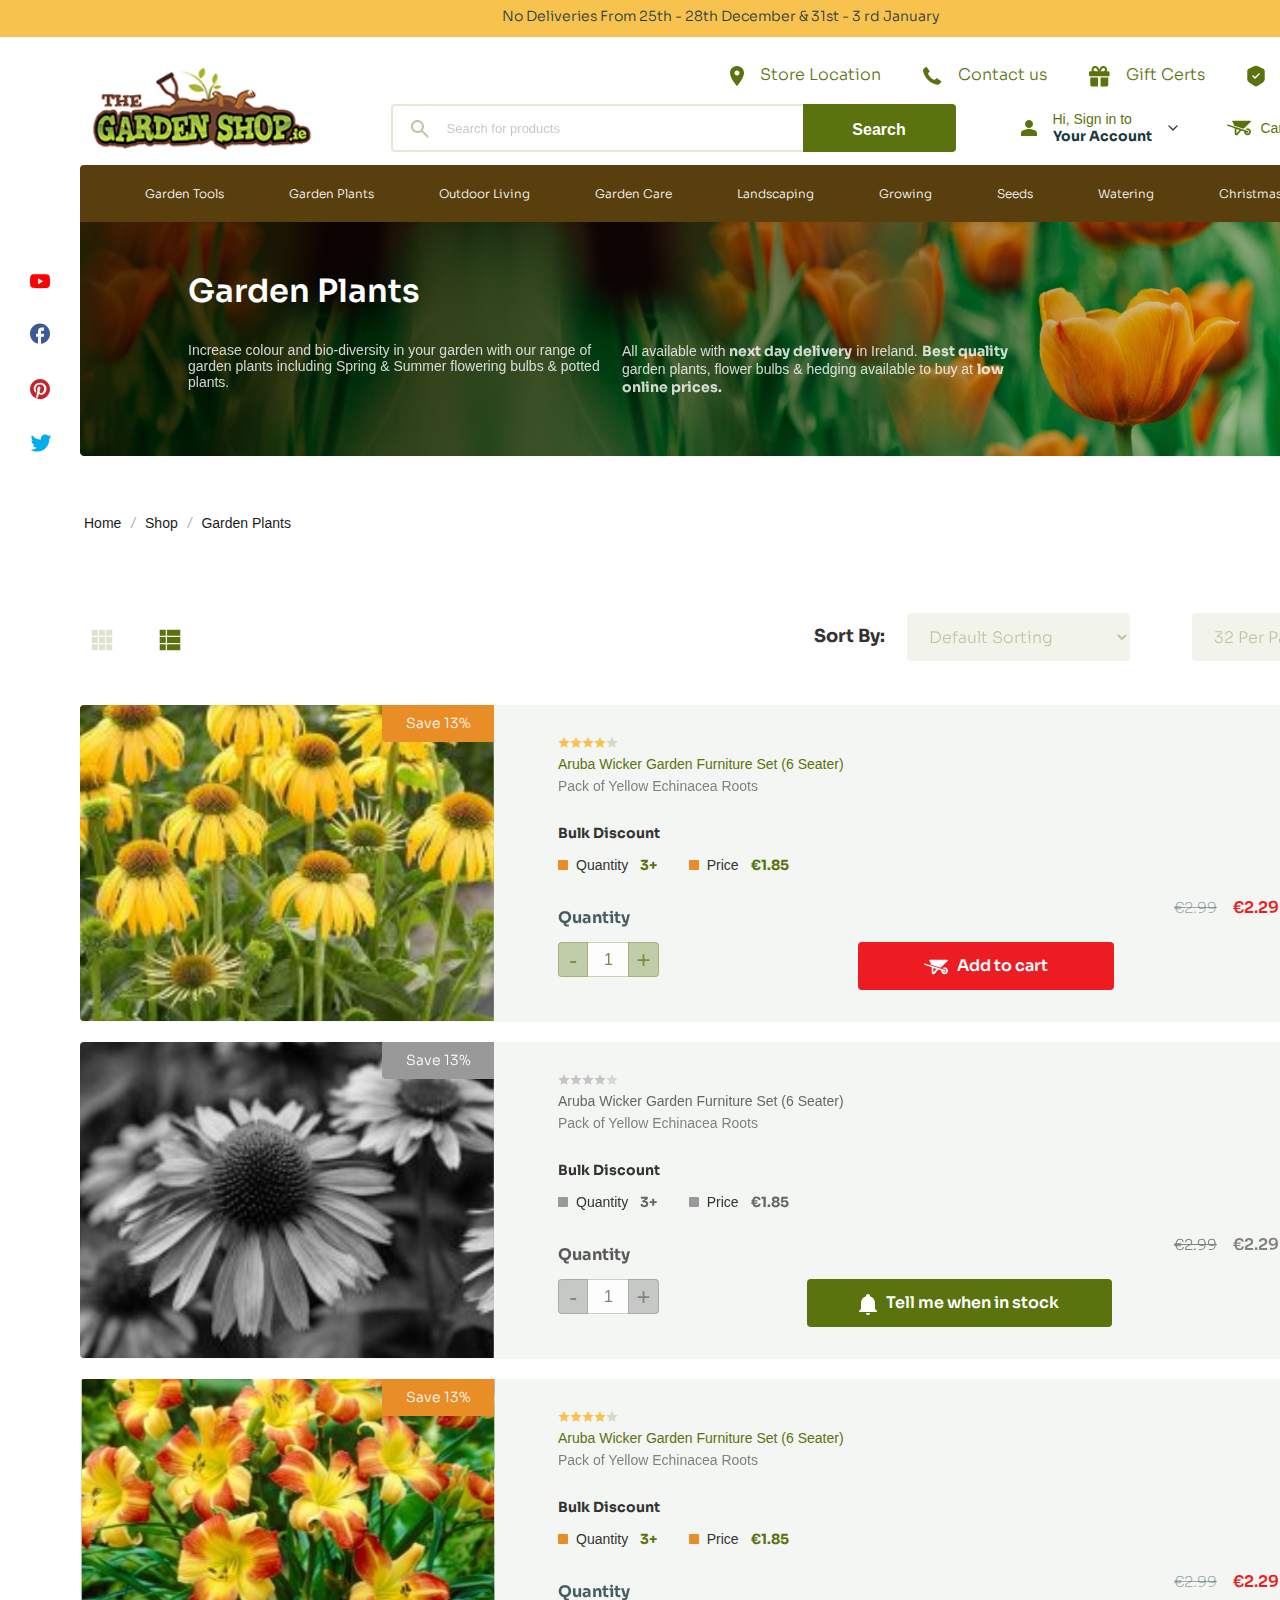
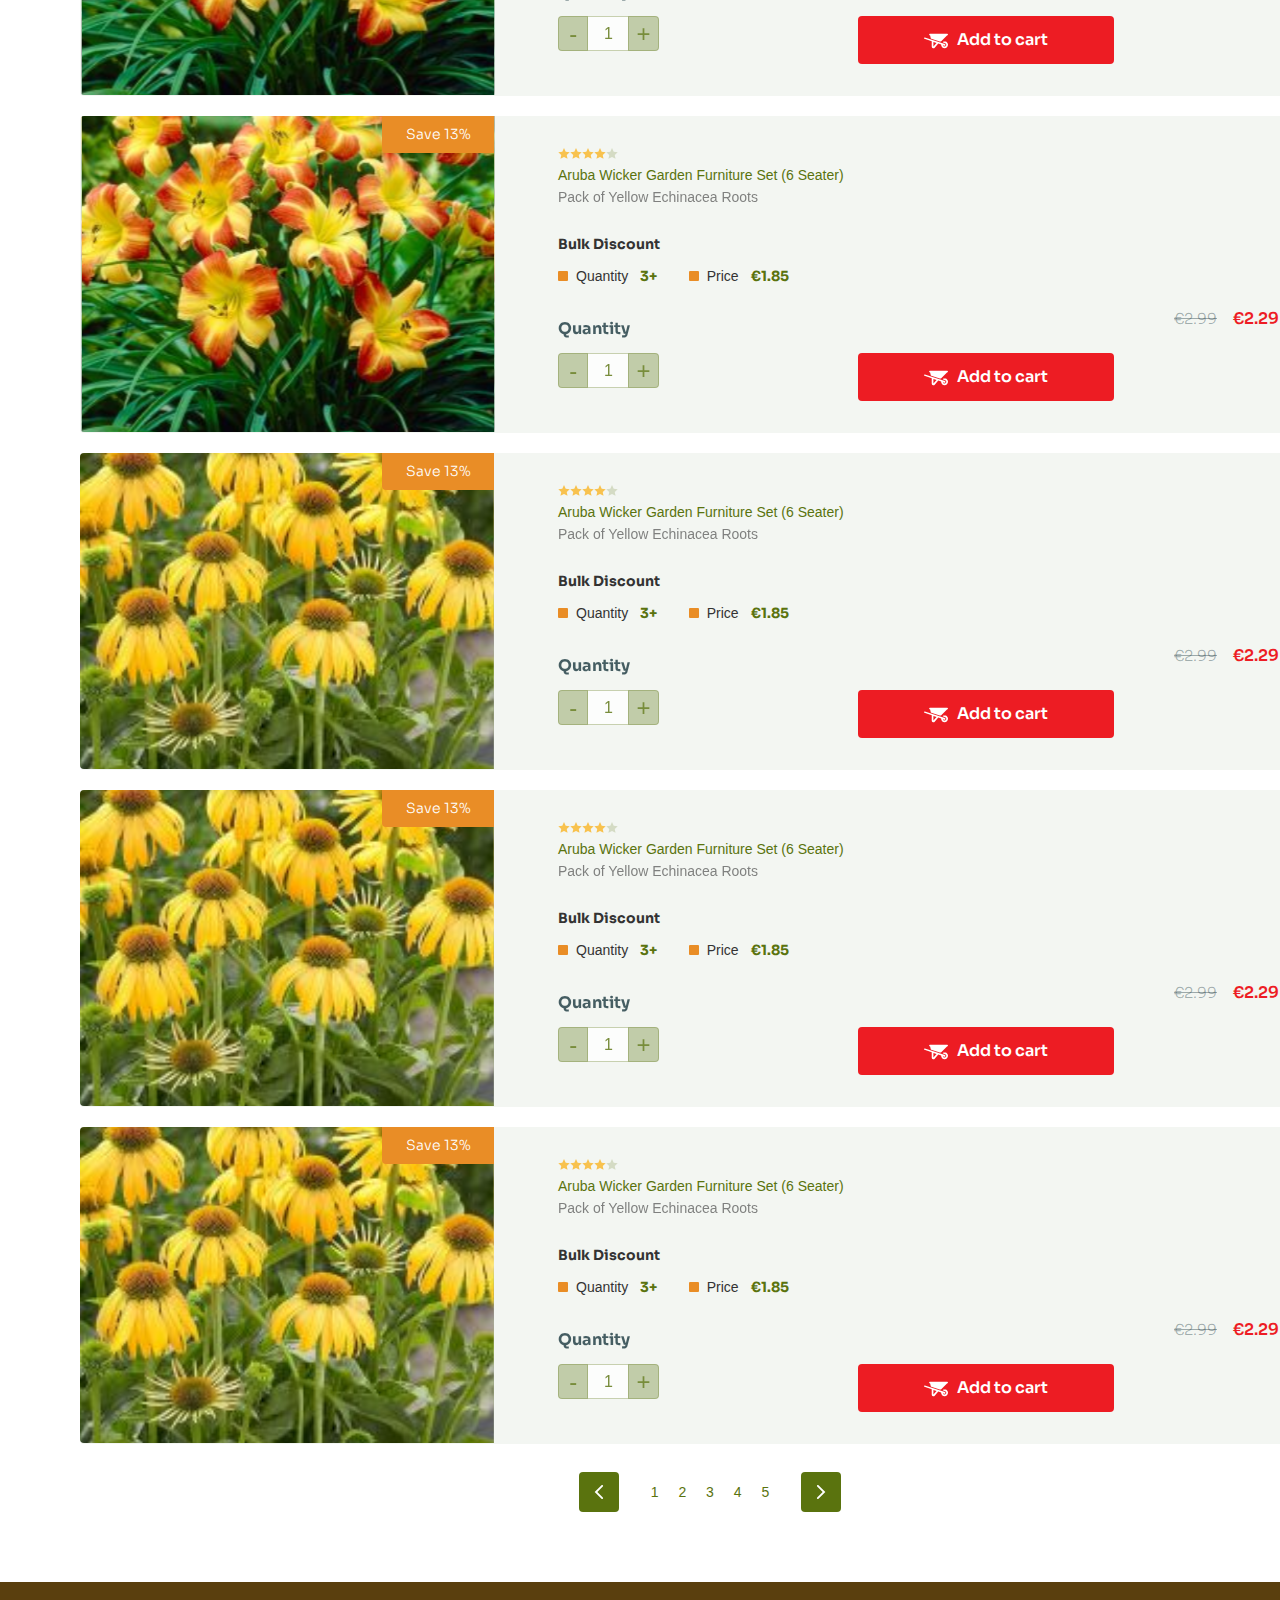
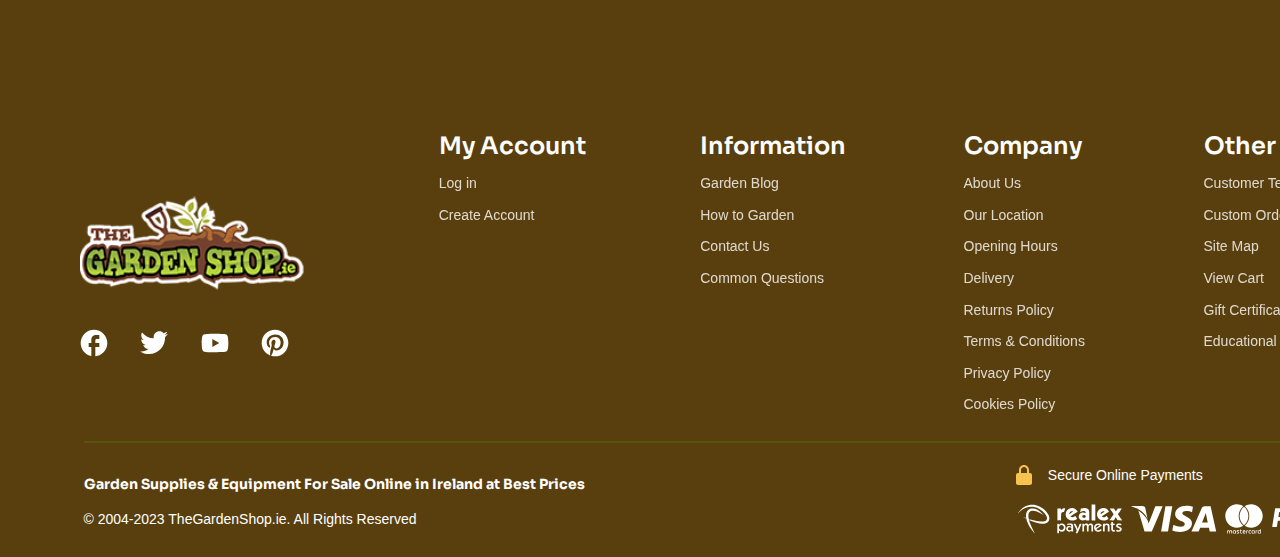
<file: shop1.html>
<!DOCTYPE html>
<html xmlns="https://www.w3.org/1999/xhtml" lang="vi">

<head>
    <meta http-equiv="Content-Type" content="text/html; charset=utf-8">
    <meta http-equiv="X-UA-Compatible" content="chrome=1">
    <title>Garden Shop</title>
    <link rel="stylesheet" href="style/baner.css">
    <link rel="stylesheet" href="style/style.css">
    <link rel="stylesheet" href="style/shop.css">
    <link rel="stylesheet" href="style/gardencss.css">
    <link rel="preconnect" href="https://fonts.googleapis.com">
    <link rel="preconnect" href="https://fonts.gstatic.com" crossorigin>
    <link href="https://fonts.googleapis.com/css2?family=Sora:wght@300;400;500;600;800&display=swap" rel="stylesheet">
</head>

<body>

    <div class="tygh" id="tygh_container">
        <div class="helper-container" id="tygh_main_container">

            <div class="bg">
                <p>No Deliveries From 25th - 28th December & 31st - 3 rd January</p>
            </div>
            <div class="tygh-header clearfix">
                <div class="container header-grid">
                    <div class="row-header">
                        <div class="mainmenuul">
                            <ul class="menuul">
                                <li class="menu-item">
                                    <img src="img/Vectormap.svg" alt="">
                                    <a href="" class="menu-link">Store Location</a>
                                </li>
                                <li class="menu-item">
                                    <img src="img/Vectorcall.svg" alt="">
                                    <a href="" class="menu-link">Contact us</a>
                                </li>
                                <li class="menu-item">
                                    <img src="img/Vectorgift.svg" alt="">
                                    <a href="" class="menu-link">Gift Certs</a>
                                </li>
                                <li class="menu-item">
                                    <img src="img/Vectorcheck.svg" alt="">
                                    <a href="" class="menu-link">Checkout</a>
                                </li>
                            </ul>

                            <div class="span16 search-block-grid cart-content-grid">
                                <div class=" top-logo float-left">
                                    <div class="logo-container">
                                        <a href="gardenshop.html">
                                            <img src="img/garden-shop-logo-mini 1.svg"
                                                style="width:225px; height:100px;" class="logo">

                                        </a>
                                    </div>

                                </div>
                                <div class=" top-search-block-grid">
                                    <div class="search-block">
                                        <div class="search-autocomplete"></div>
                                        <form action="" name="search_form" method="get">
                                            <img class="itemsearch" src="img/Vectorsearch.svg" alt="">
                                            <input type="text" name="q" value="" placeholder="Search for products"
                                                class="search-input cm-hint" /><button title="Search"
                                                class="search-magnifier" type="submit">Search</button>
                                        </form>
                                    </div>
                                </div>
                                <ul class="btn-cart">
                                    <li class="button-sign">
                                        <img src="img/Vector.svg" alt="">
                                        <div class="button-cartt">
                                            <a href="">Hi, Sign in to</a>
                                            <b>Your Account</b>
                                        </div>

                                        <img src="img/Vectorv.svg" alt="">
                                    </li>
                                    <li class="button-cart">
                                        <img src="img/shopping cart icon.svg" alt="">
                                        <a href="">Cart is empty</a>
                                        <img src="img/Vectorv.svg" alt="">

                                    </li>
                                </ul>
                            </div>

                        </div>
                    </div>
                </div>
            </div>



        </div>
        <header class="shop-header">
            <nav class="fs-menu">
                <div class="f-wrap">
                    <ul class="fs-mnul">
                        <li>
                            <a href="">
                                <div class="base-ic"></div> Garden Tools
                            </a>

                        </li>
                        <li cla>
                            <a href="">
                                <div class="base-ic"></div> Garden Plants
                            </a>

                        </li>
                        <li>
                            <a href="">
                                <div class="base-ic"></div> Outdoor Living
                            </a>

                        </li>
                        <li>
                            <a>
                                <div class="base-ic"></div> Garden Care
                            </a>

                        </li>
                        <li class="fs-mnulsb">
                            <a href="">
                                <div class="base-ic"></div> Landscaping
                            </a>

                        </li>
                        <li>
                            <a href="" title="">
                                <div class="base-ic"></div> Growing
                            </a>

                        </li>
                        <li><a href="" title="">
                                <div class="base-ic"></div> Seeds
                            </a></li>
                        <li>
                            <a href="">
                                <div class="base-ic"></div> Watering
                            </a>
                        </li>
                        <li class="fs-mnulsb">
                            <a href="" title="">
                                <div class="base-ic"></div> Christmas
                            </a>

                        </li>
                        <li class="fs-mnulsb">
                            <a href="" title="">
                                <div class="base-ic"></div> Pet Shop
                            </a>
                        </li>
                    </ul>
                </div>

                <div class="shopbaner">
                    <h3>Garden Plants</h3>
                    <div class="shopbaner-content">
                        <p>Increase colour and bio-diversity in your garden with our range of garden plants including
                            Spring
                            & Summer flowering bulbs & potted plants.</p>
                        <p>All available with <strong>next day delivery</strong> in Ireland.
                            <strong>Best quality</strong> garden plants, flower bulbs & hedging available to buy at
                            <strong> low online prices.</strong>
                        </p>

                    </div>
                    <img src="img/shoppicture.svg" alt="">
                </div>


            </nav>
            <div class="mainicon">
                <ul>
                    <li class="icont"><a href=""><img src="img/Vectorytb.svg" alt=""></a></li>
                    <li class="icont"><a href=""><img src="img/Vectorfb.svg" alt=""></a></li>
                    <li class="icont"><a href=""><img src="img/Vectorp.svg" alt=""></a></li>
                    <li class="icont"><a href=""><img src="img/Vectort.svg" alt=""></a></li>
                </ul>
            </div>

        </header>
        <div class="footer-product-cart">
            <div class="row">
                <div class="span16 breadcrumbs-grid">
                    <div id="breadcrumbs_10">
                        <div class="breadcrumbs">
                            <span>
                                <a href=""><bdi>Home</bdi></a>
                            </span>
                            <i class="breadcrumbs__slash"> / </i>
                            <span>
                                <a href=""><bdi>Shop</bdi></a>
                            </span>
                            <i class="breadcrumbs__slash"> / </i>
                            <span>
                                <a href=""><bdi>Garden Plants</bdi></a>
                            </span>
                        </div>
                    </div>

                </div>
            </div>
            <div class="row">
                <div class="sort-container">
                    <div class="filter-sort__list-filter">
                        <a href="shop.html" class="btn-filter">
                            <div class="icon">
                                <img src="img/cardtype.svg" alt="">
                            </div>
                        </a>
                        <a href="#" class="btn-filter">
                            <div class="icon">
                                <img src="img/leasttype.svg" alt="">
                            </div>
                        </a>
                    </div>
                    <div class="sort-by">
                        <div class="filter-sort__title">Sort By:
                            <select name="Default Sorting" id="" class="footer-agency">
                                <option selected disabled=true>Default Sorting</option>
                                <option value="1">Alphabetically: A to Z</option>
                                <option value="2">Price: Low to High</option>
                                <option value="3">Popularity</option>
                            </select>
                            <select name="cars" id="" class="js_footer_agency">
                                <option value="">32 Per Page</option>
                                <option value="1">16 Per Page</option>
                                <option selected disabled=true>32 Per Page</option>
                                <option value="3">64 Per Page</option>
                                <option value="4">128 Per Page</option>
                            </select>
                        </div>

                    </div>
                </div>
            </div>
            <div class="mainbox-container">
                <!-- product all -->
                <div class="mainbox-body">
                    <!-- <div id="category_products_11"> -->
                    <div class="grid_product_list_column  clearfix">
                        <div class="product_list_column1 ">
                            <div class="grid-list__item">
                                <div class="grid-list__image">
                                    <div class="grid-list_header">
                                        <span class="label_cty">Save 13%</span>
                                        <a href=""><img src="img/leastproduct1.svg" alt=""></a>

                                    </div>
                                </div>
                                <div class="list_row">
                                    <div class="grid-list__rating">
                                        <div class="rate">
                                            <img src="img/rate.svg" alt="">
                                            <img src="img/rate.svg" alt="">
                                            <img src="img/rate.svg" alt="">
                                            <img src="img/rate.svg" alt="">
                                            <img src="img/ratet.svg" alt="">
                                        </div>
                                    </div>
                                    <div class="grid-list__item-name"><a href="" class="product-title">Aruba Wicker
                                            Garden Furniture Set (6 Seater)</a>
                                            <p>Pack of Yellow Echinacea Roots</p>
                                    </div>
                                    <div class="discount">
                                        <strong>Bulk Discount</strong>
                                        <div class="discount_price">
                                            <div class="discount-price-item">
                                                <img src="img/r_mark.svg" alt="">
                                                <p>Quantity </p>
                                                <strong>3+</strong>
                                            </div>
                                            <div class="discount-price-item">
                                                <img src="img/r_mark.svg" alt="">
                                                <p>Price</p>
                                                <strong>€1.85</strong>
                                            </div>
                                        </div>
                                    </div>
                                    <div class="quantity">
                                        <strong>Quantity</strong>
                                        <div class="buttons_added">
                                            <input class="minus is-form" type="button" value="-">
                                            <input aria-label="quantity" class="input-qty" max="10" min="1" name=""
                                                type="number" value="1"> <input class="plus is-form" type="button"
                                                value="+">
                                        </div>
                                    </div>

                                </div>
                                <div class="instock-check">
                                    <label class="instock">In stock
                                        <input type="checkbox" checked="checked">
                                        <span class="checkmark"></span>
                                    </label>
                                    <label class="instockout">Out of stock
                                        <input type="checkbox" checked="checked">
                                        <span class="checkmark"></span>
                                    </label>
                                </div>
                                <div class="grid-list__price">
                                    <span class="list-price">€2.99</span>
                                    <span class="price">
                                        <span class="price-num">€2.29</span>
                                        <span class="price-num" style=" text-decoration: underline; ">đ</span>
                                    </span>
                                </div>
                                <button class="btn-add-to-cart"><a href="shopprice.html">
                                    <img src="img/shopping cart.svg" alt="">
                                    Add to cart</a>
                                </button>

                            </div>
                        </div>
                        <div class="product_list_column1 ">
                            <div class="grid-list__item sold-out">
                                <div class="grid-list__image">
                                    <div class="grid-list_header">
                                        <span class="label_cty">Save 13%</span>
                                        <a href=""><img src="img/shop1product1.svg" alt=""></a>

                                    </div>
                                </div>
                                <div class="list_row">
                                    <div class="grid-list__rating">
                                        <div class="rate">
                                            <img src="img/rate.svg" alt="">
                                            <img src="img/rate.svg" alt="">
                                            <img src="img/rate.svg" alt="">
                                            <img src="img/rate.svg" alt="">
                                            <img src="img/ratet.svg" alt="">
                                        </div>
                                    </div>
                                    <div class="grid-list__item-name"><a href="" class="product-title">Aruba Wicker
                                            Garden Furniture Set (6 Seater)</a>
                                            <p>Pack of Yellow Echinacea Roots</p>
                                    </div>
                                    <div class="discount">
                                        <strong>Bulk Discount</strong>
                                        <div class="discount_price">
                                            <div class="discount-price-item">
                                                <img src="img/r_mark.svg" alt="">
                                                <p>Quantity </p>
                                                <strong>3+</strong>
                                            </div>
                                            <div class="discount-price-item">
                                                <img src="img/r_mark.svg" alt="">
                                                <p>Price</p>
                                                <strong>€1.85</strong>
                                            </div>
                                        </div>
                                    </div>
                                    <div class="quantity">
                                        <strong>Quantity</strong>
                                        <div class="buttons_added">
                                            <input class="minus is-form" type="button" value="-">
                                            <input aria-label="quantity" class="input-qty" max="10" min="1" name=""
                                                type="number" value="1"> <input class="plus is-form" type="button"
                                                value="+">
                                        </div>
                                    </div>

                                </div>
                                <div class="instock-check">
                                    <label class="instock">In stock
                                        <input type="checkbox" checked="checked">
                                        <span class="checkmark"></span>
                                    </label>
                                    <label class="instockout">Out of stock
                                        <input type="checkbox" checked="checked">
                                        <span class="checkmark"></span>
                                    </label>
                                </div>
                                <div class="grid-list__price">
                                    <span class="list-price">€2.99</span>
                                    <span class="price">
                                        <span class="price-num">€2.29</span>
                                        <span class="price-num" style=" text-decoration: underline; ">đ</span>
                                    </span>
                                </div>
                                <button class="btn-tellme"><a href="shoppricesoldout.html">
                                    <img src="img/tellme.svg" alt="">
                                    Tell me when in stock</a>
                                </button>

                            </div>
                        </div>
                        <div class="product_list_column1 ">
                            <div class="grid-list__item">
                                <div class="grid-list__image">
                                    <div class="grid-list_header">
                                        <span class="label_cty">Save 13%</span>
                                        <a href=""><img src="img/shop1product3.svg" alt=""></a>

                                    </div>
                                </div>
                                <div class="list_row">
                                    <div class="grid-list__rating">
                                        <div class="rate">
                                            <img src="img/rate.svg" alt="">
                                            <img src="img/rate.svg" alt="">
                                            <img src="img/rate.svg" alt="">
                                            <img src="img/rate.svg" alt="">
                                            <img src="img/ratet.svg" alt="">
                                        </div>
                                    </div>
                                    <div class="grid-list__item-name"><a href="" class="product-title">Aruba Wicker
                                            Garden Furniture Set (6 Seater)</a>
                                            <p>Pack of Yellow Echinacea Roots</p>
                                    </div>
                                    <div class="discount">
                                        <strong>Bulk Discount</strong>
                                        <div class="discount_price">
                                            <div class="discount-price-item">
                                                <img src="img/r_mark.svg" alt="">
                                                <p>Quantity </p>
                                                <strong>3+</strong>
                                            </div>
                                            <div class="discount-price-item">
                                                <img src="img/r_mark.svg" alt="">
                                                <p>Price</p>
                                                <strong>€1.85</strong>
                                            </div>
                                        </div>
                                    </div>
                                    <div class="quantity">
                                        <strong>Quantity</strong>
                                        <div class="buttons_added">
                                            <input class="minus is-form" type="button" value="-">
                                            <input aria-label="quantity" class="input-qty" max="10" min="1" name=""
                                                type="number" value="1"> <input class="plus is-form" type="button"
                                                value="+">
                                        </div>
                                    </div>

                                </div>
                                <div class="instock-check">
                                    <label class="instock">In stock
                                        <input type="checkbox" checked="checked">
                                        <span class="checkmark"></span>
                                    </label>
                                    <label class="instockout">Out of stock
                                        <input type="checkbox" checked="checked">
                                        <span class="checkmark"></span>
                                    </label>
                                </div>
                                <div class="grid-list__price">
                                    <span class="list-price">€2.99</span>
                                    <span class="price">
                                        <span class="price-num">€2.29</span>
                                        <span class="price-num" style=" text-decoration: underline; ">đ</span>
                                    </span>
                                </div>
                                <button class="btn-add-to-cart"><a href="shopprice.html">
                                    <img src="img/shopping cart.svg" alt="">
                                    Add to cart</a>
                                </button>

                            </div>
                        </div>
                        <div class="product_list_column1 ">
                            <div class="grid-list__item">
                                <div class="grid-list__image">
                                    <div class="grid-list_header">
                                        <span class="label_cty">Save 13%</span>
                                        <a href=""><img src="img/shop1product3.svg" alt=""></a>

                                    </div>
                                </div>
                                <div class="list_row">
                                    <div class="grid-list__rating">
                                        <div class="rate">
                                            <img src="img/rate.svg" alt="">
                                            <img src="img/rate.svg" alt="">
                                            <img src="img/rate.svg" alt="">
                                            <img src="img/rate.svg" alt="">
                                            <img src="img/ratet.svg" alt="">
                                        </div>
                                    </div>
                                    <div class="grid-list__item-name"><a href="" class="product-title">Aruba Wicker
                                            Garden Furniture Set (6 Seater)</a>
                                            <p>Pack of Yellow Echinacea Roots</p>
                                    </div>
                                    <div class="discount">
                                        <strong>Bulk Discount</strong>
                                        <div class="discount_price">
                                            <div class="discount-price-item">
                                                <img src="img/r_mark.svg" alt="">
                                                <p>Quantity </p>
                                                <strong>3+</strong>
                                            </div>
                                            <div class="discount-price-item">
                                                <img src="img/r_mark.svg" alt="">
                                                <p>Price</p>
                                                <strong>€1.85</strong>
                                            </div>
                                        </div>
                                    </div>
                                    <div class="quantity">
                                        <strong>Quantity</strong>
                                        <div class="buttons_added">
                                            <input class="minus is-form" type="button" value="-">
                                            <input aria-label="quantity" class="input-qty" max="10" min="1" name=""
                                                type="number" value="1"> <input class="plus is-form" type="button"
                                                value="+">
                                        </div>
                                    </div>

                                </div>
                                <div class="instock-check">
                                    <label class="instock">In stock
                                        <input type="checkbox" checked="checked">
                                        <span class="checkmark"></span>
                                    </label>
                                    <label class="instockout">Out of stock
                                        <input type="checkbox" checked="checked">
                                        <span class="checkmark"></span>
                                    </label>
                                </div>
                                <div class="grid-list__price">
                                    <span class="list-price">€2.99</span>
                                    <span class="price">
                                        <span class="price-num">€2.29</span>
                                        <span class="price-num" style=" text-decoration: underline; ">đ</span>
                                    </span>
                                </div>
                                <button class="btn-add-to-cart"><a href="shopprice.html">
                                    <img src="img/shopping cart.svg" alt="">
                                    Add to cart</a>
                                </button>

                            </div>
                        </div>
                        <div class="product_list_column1 ">
                            <div class="grid-list__item">
                                <div class="grid-list__image">
                                    <div class="grid-list_header">
                                        <span class="label_cty">Save 13%</span>
                                        <a href=""><img src="img/leastproduct1.svg" alt=""></a>

                                    </div>
                                </div>
                                <div class="list_row">
                                    <div class="grid-list__rating">
                                        <div class="rate">
                                            <img src="img/rate.svg" alt="">
                                            <img src="img/rate.svg" alt="">
                                            <img src="img/rate.svg" alt="">
                                            <img src="img/rate.svg" alt="">
                                            <img src="img/ratet.svg" alt="">
                                        </div>
                                    </div>
                                    <div class="grid-list__item-name"><a href="" class="product-title">Aruba Wicker
                                            Garden Furniture Set (6 Seater)</a>
                                            <p>Pack of Yellow Echinacea Roots</p>
                                    </div>
                                    <div class="discount">
                                        <strong>Bulk Discount</strong>
                                        <div class="discount_price">
                                            <div class="discount-price-item">
                                                <img src="img/r_mark.svg" alt="">
                                                <p>Quantity </p>
                                                <strong>3+</strong>
                                            </div>
                                            <div class="discount-price-item">
                                                <img src="img/r_mark.svg" alt="">
                                                <p>Price</p>
                                                <strong>€1.85</strong>
                                            </div>
                                        </div>
                                    </div>
                                    <div class="quantity">
                                        <strong>Quantity</strong>
                                        <div class="buttons_added">
                                            <input class="minus is-form" type="button" value="-">
                                            <input aria-label="quantity" class="input-qty" max="10" min="1" name=""
                                                type="number" value="1"> <input class="plus is-form" type="button"
                                                value="+">
                                        </div>
                                    </div>

                                </div>
                                <div class="instock-check">
                                    <label class="instock">In stock
                                        <input type="checkbox" checked="checked">
                                        <span class="checkmark"></span>
                                    </label>
                                    <label class="instockout">Out of stock
                                        <input type="checkbox" checked="checked">
                                        <span class="checkmark"></span>
                                    </label>
                                </div>
                                <div class="grid-list__price">
                                    <span class="list-price">€2.99</span>
                                    <span class="price">
                                        <span class="price-num">€2.29</span>
                                        <span class="price-num" style=" text-decoration: underline; ">đ</span>
                                    </span>
                                </div>
                                <button class="btn-add-to-cart"><a href="shopprice.html">
                                    <img src="img/shopping cart.svg" alt="">
                                    Add to cart</a>
                                </button>

                            </div>
                        </div>
                        <div class="product_list_column1 ">
                            <div class="grid-list__item">
                                <div class="grid-list__image">
                                    <div class="grid-list_header">
                                        <span class="label_cty">Save 13%</span>
                                        <a href=""><img src="img/leastproduct1.svg" alt=""></a>

                                    </div>
                                </div>
                                <div class="list_row">
                                    <div class="grid-list__rating">
                                        <div class="rate">
                                            <img src="img/rate.svg" alt="">
                                            <img src="img/rate.svg" alt="">
                                            <img src="img/rate.svg" alt="">
                                            <img src="img/rate.svg" alt="">
                                            <img src="img/ratet.svg" alt="">
                                        </div>
                                    </div>
                                    <div class="grid-list__item-name"><a href="" class="product-title">Aruba Wicker
                                            Garden Furniture Set (6 Seater)</a>
                                            <p>Pack of Yellow Echinacea Roots</p>
                                    </div>
                                    <div class="discount">
                                        <strong>Bulk Discount</strong>
                                        <div class="discount_price">
                                            <div class="discount-price-item">
                                                <img src="img/r_mark.svg" alt="">
                                                <p>Quantity </p>
                                                <strong>3+</strong>
                                            </div>
                                            <div class="discount-price-item">
                                                <img src="img/r_mark.svg" alt="">
                                                <p>Price</p>
                                                <strong>€1.85</strong>
                                            </div>
                                        </div>
                                    </div>
                                    <div class="quantity">
                                        <strong>Quantity</strong>
                                        <div class="buttons_added">
                                            <input class="minus is-form" type="button" value="-">
                                            <input aria-label="quantity" class="input-qty" max="10" min="1" name=""
                                                type="number" value="1"> <input class="plus is-form" type="button"
                                                value="+">
                                        </div>
                                    </div>

                                </div>
                                <div class="instock-check">
                                    <label class="instock">In stock
                                        <input type="checkbox" checked="checked">
                                        <span class="checkmark"></span>
                                    </label>
                                    <label class="instockout">Out of stock
                                        <input type="checkbox" checked="checked">
                                        <span class="checkmark"></span>
                                    </label>
                                </div>
                                <div class="grid-list__price">
                                    <span class="list-price">€2.99</span>
                                    <span class="price">
                                        <span class="price-num">€2.29</span>
                                        <span class="price-num" style=" text-decoration: underline; ">đ</span>
                                    </span>
                                </div>
                                <button class="btn-add-to-cart"><a href="shopprice.html">
                                    <img src="img/shopping cart.svg" alt="">
                                    Add to cart</a>
                                </button>

                            </div>
                        </div>
                        <div class="product_list_column1 ">
                            <div class="grid-list__item">
                                <div class="grid-list__image">
                                    <div class="grid-list_header">
                                        <span class="label_cty">Save 13%</span>
                                        <a href=""><img src="img/leastproduct1.svg" alt=""></a>

                                    </div>
                                </div>
                                <div class="list_row">
                                    <div class="grid-list__rating">
                                        <div class="rate">
                                            <img src="img/rate.svg" alt="">
                                            <img src="img/rate.svg" alt="">
                                            <img src="img/rate.svg" alt="">
                                            <img src="img/rate.svg" alt="">
                                            <img src="img/ratet.svg" alt="">
                                        </div>
                                    </div>
                                    <div class="grid-list__item-name"><a href="" class="product-title">Aruba Wicker
                                            Garden Furniture Set (6 Seater)</a>
                                            <p>Pack of Yellow Echinacea Roots</p>
                                    </div>
                                    <div class="discount">
                                        <strong>Bulk Discount</strong>
                                        <div class="discount_price">
                                            <div class="discount-price-item">
                                                <img src="img/r_mark.svg" alt="">
                                                <p>Quantity </p>
                                                <strong>3+</strong>
                                            </div>
                                            <div class="discount-price-item">
                                                <img src="img/r_mark.svg" alt="">
                                                <p>Price</p>
                                                <strong>€1.85</strong>
                                            </div>
                                        </div>
                                    </div>
                                    <div class="quantity">
                                        <strong>Quantity</strong>
                                        <div class="buttons_added">
                                            <input class="minus is-form" type="button" value="-">
                                            <input aria-label="quantity" class="input-qty" max="10" min="1" name=""
                                                type="number" value="1"> <input class="plus is-form" type="button"
                                                value="+">
                                        </div>
                                    </div>

                                </div>
                                <div class="instock-check">
                                    <label class="instock">In stock
                                        <input type="checkbox" checked="checked">
                                        <span class="checkmark"></span>
                                    </label>
                                    <label class="instockout">Out of stock
                                        <input type="checkbox" checked="checked">
                                        <span class="checkmark"></span>
                                    </label>
                                </div>
                                <div class="grid-list__price">
                                    <span class="list-price">€2.99</span>
                                    <span class="price">
                                        <span class="price-num">€2.29</span>
                                        <span class="price-num" style=" text-decoration: underline; ">đ</span>
                                    </span>
                                </div>
                                <button class="btn-add-to-cart"><a href="shopprice.html">
                                    <img src="img/shopping cart.svg" alt="">
                                    Add to cart</a>
                                </button>

                            </div>
                        </div>

                    </div>
                    <!-- Page cart next -->
                    <div class="mainpage">
                        <div class="mainpage__bottom">
                            <div class="page-next">
                                <img src="img/back.svg" alt="">
                            </div>

                            <div class="page__items">
                                <a data-ca-page="1" class="cm-history ty-pagination__item "
                                    data-ca-target-id="pagination_contents">1</a>
                                <a data-ca-page="2" class="cm-history ty-pagination__item "
                                    data-ca-target-id="pagination_contents">2</a>
                                <a data-ca-page="3" class="cm-history ty-pagination__item "
                                    data-ca-target-id="pagination_contents">3</a>
                                <a data-ca-page="4" class="cm-history ty-pagination__item "
                                    data-ca-target-id="pagination_contents">4</a>
                                <a data-ca-page="5" class="cm-history ty-pagination__item "
                                    data-ca-target-id="pagination_contents">5</a>

                            </div>
                            <div class="page-next">
                                <img src="img/next.svg" alt="">
                            </div>
                        </div>
                    </div>
                </div>
            </div>
        </div>
    </div>

    <!-- Footer end -->
    <div class="footer-container">

        <div class="tygh-footer clearfix" id="tygh_footer">
            <div class="container footer-grid">
                <div class="social-logo">
                    <img src="img/garden-shop-logo-mini 1.svg" alt="">
                    <div>
                        <img class="icontc" src="img/iconfb.svg" alt="">
                        <img class="icontc" src="img/icontw.svg" alt="">
                        <img class="icontc" src="img/iconytb.svg" alt="">
                        <img class="icontc" src="img/iconp.svg" alt="">
                    </div>
                </div>
                <div class="row">
                    <div class="footer-menu">
                        <div class="row float-right">
                            <div class="span7">
                                <div class=" width50">
                                    <ul class="text-links ">
                                        <h3>My Account</h3>
                                        <li class="level-0">
                                            <a href="">Log in</a>
                                        </li>
                                        <li class="level-0">
                                            <a href="">Create Account</a>
                                        </li>
                                    </ul>

                                </div>
                                <div class=" width50 float-right">
                                    <ul class="text-links ">
                                        <h3>Information</h3>
                                        <li class="level-0">
                                            <a href="">Garden Blog</a>
                                        </li>
                                        <li class="level-0">
                                            <a href="">How to Garden</a>
                                        </li>
                                        <li class="level-0">
                                            <a href="">Contact Us</a>
                                        </li>
                                        <li class="level-0">
                                            <a href="">Common Questions</a>
                                        </li>
                                    </ul>

                                </div>


                            </div>



                            <div class="span3 my-account-grid">
                                <ul class="text-links ">
                                    <h3>Company</h3>
                                    <li class="level-0">
                                        <a href="">About Us</a>
                                    </li>
                                    <li class="level-0">
                                        <a href="">Our Location</a>
                                    </li>
                                    <li class="level-0">
                                        <a href="">Opening Hours</a>
                                    </li>
                                    <li class="level-0">
                                        <a href="">Delivery</a>
                                    </li>
                                    <li class="level-0">
                                        <a href="">Returns Policy</a>
                                    </li>
                                    <li class="level-0">
                                        <a href="">Terms & Conditions</a>
                                    </li>
                                    <li class="level-0">
                                        <a href="">Privacy Policy</a>
                                    </li>
                                    <li class="level-0">
                                        <a href="">Cookies Policy</a>
                                    </li>
                                </ul>
                            </div>
                            <div class="span2 my-account-grid">
                                <ul class="text-links ">
                                    <h3>Other</h3>
                                    <li class="level-0">
                                        <a href="">Customer Testimonials</a>
                                    </li>
                                    <li class="level-0">
                                        <a href="">Custom Orders</a>
                                    </li>
                                    <li class="level-0">
                                        <a href="">Site Map</a>
                                    </li>
                                    <li class="level-0">
                                        <a href="">View Cart</a>
                                    </li>
                                    <li class="level-0">
                                        <a href="">Gift Certificates</a>
                                    </li>
                                    <li class="level-0">
                                        <a href="">Educational Workshops</a>
                                    </li>
                                </ul>
                            </div>
                        </div>
                    </div>

                </div>
                <div class="footer-bottom top_search_footer">
                    <div class="bottom-content">
                        <h4>Garden Supplies & Equipment For Sale Online in Ireland at Best Prices</h4>
                        <p>© 2004-2023 TheGardenShop.ie. All Rights Reserved</p>
                        <div class="bottom-image float-right">
                            <div class="bottom-lock">
                                <img src="img/khoa.svg" alt="">
                                <p>Secure Online Payments</p>
                            </div>
                            <div class="bottom-pay">
                                <img src="img/realex.svg" alt="">
                                <img src="img/visa.svg" alt="">
                                <img src="img/mastercard.svg" alt="">
                                <img src="img/paypal.svg" alt="">
                            </div>
                        </div>
                    </div>
                </div>
            </div>
        </div>
    </div>



</body>
<script type="text/javascript"
    src="https://cdn.vinhnguyen.vn/var/cache/misc/assets/design/themes/vinhnguyen/js/fix_jquery-3.5.1.min.js"></script>
<script type="text/javascript"
    src="https://cdn.vinhnguyen.vn/var/cache/misc/assets/design/themes/vinhnguyen/js/fix_owl.carousel.min.js"></script>

<!-- Inline scripts -->
<script>
    $(document).ready(function () {
        var slider = $('#banner_slider_102');
        if (slider.length) {
            slider.owlCarousel({
                direction: 'ltr',
                items: 1,
                singleItem: true,
                slideSpeed: 400,
                autoPlay: '5000',
                stopOnHover: true,
                pagination: true
            });
        }
    });
</script>

<script>
    $('input.input-qty').each(function () {
        var $this = $(this),
            qty = $this.parent().find('.is-form'),
            min = Number($this.attr('min')),
            max = Number($this.attr('max'))
        if (min == 0) {
            var d = 0
        } else d = min
        $(qty).on('click', function () {
            if ($(this).hasClass('minus')) {
                if (d > min) d += -1
            } else if ($(this).hasClass('plus')) {
                var x = Number($this.val()) + 1
                if (x <= max) d += 1
            }
            $this.attr('value', d).val(d)
        })
    })
</script>
</file>
<file: style/baner.css>
/* Footer Contact */
.footer-container {
    position: relative;
}

.homepage-banners {
    position: relative;
    z-index: 0;
}

/* owl old icon */
.homepage-banners .owl-icon .owl-theme .owl-controls .owl-page.active span {
    display: block;
    width: 28px;
    background: #E98D26;
}
.homepage-banners .review .owl-theme .owl-controls .active span {
    width: 28px;
    background: #E98D26;
}
.homepage-banners .childicon .owl-theme .owl-controls .active span {
    height: 28px;
    background: #E98D26;

}
.owl-icon .owl-theme .owl-controls .owl-page span {
    background-color: rgba(90, 115, 14, 0.4);
}

.childicon .owl-theme .owl-controls {
    position: absolute;
    left: 1310px;
    top: 224px;
    width: 8px;
    height: 28px;
}
.owl-icon .owl-controls {
    position: absolute;
    display: flex;
    align-items: center;
    justify-content: center;
    width: 1260px;
    top: 560px;
} 
#content_news_93> .owl-controls {
    position: absolute;
    display: flex;
    align-items: center;
    text-align: center;
    width: 180px;
    top: 323px;
    left: 588px;
}

.owl-item {
    -ms-touch-action: manipulation;
    touch-action: manipulation;
    -webkit-user-select: none;
    -moz-user-select: none;
    -ms-user-select: none;
    user-select: none;
}

.owl-carousel .owl-wrapper:after {
    content: "";
    display: block;
    clear: both;
    visibility: hidden;
    line-height: 0;
    height: 0;
}

.owl-carousel {
    display: none;
    position: relative;
    width: 100%;
    -ms-touch-action: pan-y;
}

.owl-carousel .owl-wrapper {
    display: none;
    position: relative;
    -webkit-transform: translate3d(0px,0px,0px);
    display: flex !important;
    align-content: center;
}

.owl-carousel .owl-wrapper-outer {
    overflow: hidden;
    position: relative;
    width: 100%;
}


.owl-origin {
    -webkit-perspective: 1200px;
    -webkit-perspective-origin-x: 50%;
    -webkit-perspective-origin-y: 50%;
    -moz-perspective: 1200px;
    -moz-perspective-origin-x: 50%;
    -moz-perspective-origin-y: 50%;
    perspective: 1200px;
}

.owl-fade-out {
    z-index: 10;
    -webkit-animation: fadeout .7s both ease;
    -moz-animation: fadeout .7s both ease;
    animation: fadeout .7s both ease;
}

.owl-fade-in {
    -webkit-animation: fadein .7s both ease;
    -moz-animation: fadein .7s both ease;
    animation: fadein .7s both ease;
}

.owl-backslide-out {
    -webkit-animation: backslideout 1s both ease;
    -moz-animation: backslideout 1s both ease;
    animation: backslideout 1s both ease;
}

.owl-backslide-in {
    -webkit-animation: backslidein 1s both ease;
    -moz-animation: backslidein 1s both ease;
    animation: backslidein 1s both ease;
}



.owl-godown-in {
    -webkit-animation: godown .6s ease both;
    -moz-animation: godown .6s ease both;
    animation: godown .6s ease both;
}

.owl-fadeup-in {
    -webkit-animation: scaleupfrom .5s ease both;
    -moz-animation: scaleupfrom .5s ease both;
    animation: scaleupfrom .5s ease both;
}

.owl-fadeup-out {
    -webkit-animation: scaleupto .5s ease both;
    -moz-animation: scaleupto .5s ease both;
    animation: scaleupto .5s ease both;
}

@-webkit-keyframes empty {
    0% {
        opacity: 1;
    }
}

@-moz-keyframes empty {
    0% {
        opacity: 1;
    }
}

@keyframes empty {
    0% {
        opacity: 1;
    }
}

@-webkit-keyframes fadein {
    0% {
        opacity: 0;
    }

    100% {
        opacity: 1;
    }
}

@-moz-keyframes fadein {
    0% {
        opacity: 0;
    }

    100% {
        opacity: 1;
    }
}

@keyframes fadein {
    0% {
        opacity: 0;
    }

    100% {
        opacity: 1;
    }
}

@-webkit-keyframes fadeout {
    0% {
        opacity: 1;
    }

    100% {
        opacity: 0;
    }
}

@-moz-keyframes fadeout {
    0% {
        opacity: 1;
    }

    100% {
        opacity: 0;
    }
}

@keyframes fadeout {
    0% {
        opacity: 1;
    }

    100% {
        opacity: 0;
    }
}

@-webkit-keyframes backslideout {
    25% {
        opacity: .5;
        -webkit-transform: translatez(-500px);
    }

    75% {
        opacity: .5;
        -webkit-transform: translatez(-500px) translatex(-200%);
    }

    100% {
        opacity: .5;
        -webkit-transform: translatez(-500px) translatex(-200%);
    }
}

@-moz-keyframes backslideout {
    25% {
        opacity: .5;
        -moz-transform: translatez(-500px);
    }

    75% {
        opacity: .5;
        -moz-transform: translatez(-500px) translatex(-200%);
    }

    100% {
        opacity: .5;
        -moz-transform: translatez(-500px) translatex(-200%);
    }
}

@keyframes backslideout {
    25% {
        opacity: .5;
        transform: translatez(-500px);
    }

    75% {
        opacity: .5;
        transform: translatez(-500px) translatex(-200%);
    }

    100% {
        opacity: .5;
        transform: translatez(-500px) translatex(-200%);
    }
}

@-webkit-keyframes backslidein {
    0%,25% {
        opacity: .5;
        -webkit-transform: translatez(-500px) translatex(200%);
    }

    75% {
        opacity: .5;
        -webkit-transform: translatez(-500px);
    }

    100% {
        opacity: 1;
        -webkit-transform: translatez(0) translatex(0);
    }
}

@-moz-keyframes backslidein {
    0%,25% {
        opacity: .5;
        -moz-transform: translatez(-500px) translatex(200%);
    }

    75% {
        opacity: .5;
        -moz-transform: translatez(-500px);
    }

    100% {
        opacity: 1;
        -moz-transform: translatez(0) translatex(0);
    }
}

@keyframes backslidein {
    0%,25% {
        opacity: .5;
        transform: translatez(-500px) translatex(200%);
    }

    75% {
        opacity: .5;
        transform: translatez(-500px);
    }

    100% {
        opacity: 1;
        transform: translatez(0) translatex(0);
    }
}

@-webkit-keyframes scaletofade {
    to {
        opacity: 0;
        -webkit-transform: scale(.8);
    }
}

@-moz-keyframes scaletofade {
    to {
        opacity: 0;
        -moz-transform: scale(.8);
    }
}

@keyframes scaletofade {
    to {
        opacity: 0;
        transform: scale(.8);
    }
}

@-webkit-keyframes godown {
    from {
        -webkit-transform: translatey(-100%);
    }
}

@-moz-keyframes godown {
    from {
        -moz-transform: translatey(-100%);
    }
}

@keyframes godown {
    from {
        transform: translatey(-100%);
    }
}

@-webkit-keyframes scaleupfrom {
    from {
        opacity: 0;
        -webkit-transform: scale(1.5);
    }
}

@-moz-keyframes scaleupfrom {
    from {
        opacity: 0;
        -moz-transform: scale(1.5);
    }
}

@keyframes scaleupfrom {
    from {
        opacity: 0;
        transform: scale(1.5);
    }
}

@-webkit-keyframes scaleupto {
    to {
        opacity: 0;
        -webkit-transform: scale(1.5);
    }
}

    @-moz-keyframes scaleupto {
        to {
            opacity: 0;
            -moz-transform: scale(1.5);
        }
    }

@keyframes scaleupto {
    to {
        opacity: 0;
        transform: scale(1.5);
    }
}

.owl-theme {
    margin: 0;
}

.ty-owl-controls {
    padding-bottom: 10px;
    float: right;
    position: relative;
    z-index: 100;
}

.ty-sidebox .ty-owl-controls {
    margin: -50px 0 0 0;
}



.owl-theme .owl-controls.clickable .owl-buttons div:hover {
    filter: alpha(opacity=100);
    opacity: 1;
    text-decoration: none;
}

.owl-theme .owl-controls .owl-page {
    display: inline-block;
}

.owl-theme .owl-controls .owl-page span {
    position: relative;
    width: 8px;
    height: 8px;
    opacity: 0.6;
    margin: 5px 7px;
    filter: alpha(opacity=50);
    opacity: 0.5;
    -webkit-border-radius: 20px;
    -moz-border-radius: 20px;
    border-radius: 20px;
    background: #FFFFFF;
}


.owl-theme .owl-controls .owl-page.active span,.owl-theme .owl-controls.clickable .owl-page:hover span {
    filter: alpha(opacity=100);
    opacity: 1;
}

.owl-theme .owl-controls .owl-page span.owl-numbers {
    height: auto;
    width: auto;
    color: #fff;
    padding: 2px 10px;
    font-size: 12px;
    -webkit-border-radius: 30px;
    -moz-border-radius: 30px;
    border-radius: 30px;
}

.owl-item.loading::before {
    box-sizing: content-box;
    position: absolute;
    content: '';
    opacity: 0.6;
    border-radius: 50%;
    width: 24px;
    height: 24px;
    border: 3px solid #4a4a4a;
    border-top: 3px solid transparent;
    -webkit-transform: translateZ(0);
    -ms-transform: translateZ(0);
    transform: translateZ(0);
    -webkit-animation: load 1.2s infinite linear;
    animation: load 1.2s infinite linear;
}

.owl-item.loading::before {
    top: calc(50% - (24px + 3px * 2) / 2);
}

.owl-item.loading::before {
    left: calc(50% - (24px + 3px * 2) / 2);
}

.owl-more-theme .owl-controls {
    width: 100%;
    position: absolute;
    top: 50%;
    margin-top: -18px;
}

.owl-more-theme .owl-prev,.owl-more-theme .owl-next {
    position: absolute;
    padding: 3px 8px 0 8px;
}

.owl-more-theme .owl-prev i,.owl-more-theme .owl-next i {
    font-size: 30px;
}

.owl-more-theme .owl-prev {
    left: -35px;
    -webkit-border-radius: 4px 0 0 4px;
    -moz-border-radius: 4px 0 0 4px;
    border-radius: 4px 0 0 4px;
}

.owl-more-theme .owl-next {
    right: -35px;
    -webkit-border-radius: 0 4px 4px 0;
    -moz-border-radius: 0 4px 4px 0;
    border-radius: 0 4px 4px 0;
}
.fs-header {
    width: 1440px;
    height: 634px;
}

/* Footer */

.footer-grid{
    position: relative;
    z-index: 100;    
}

.section-content{
    position: relative;
    align-items: center;
}
.section-content>h2 {
    width: 260px;
    height: 42px;
    font-family: 'Sora';
    font-style: normal;
    font-weight: 600;
    font-size: 32px;
    line-height: 42px;
    color: #1A383F;
    margin-top: 124px;
    margin-left: 590px;
}
.top_search_footer {
    text-align: center;
    border-top: 2px solid rgba(90, 115, 14, 0.4);
    margin-top: 24px;
    border-radius: 1px;
    width: 1280px;
}
.review {
    position: relative;
    margin-left: 80px;
}


.review-bg {
    margin-top: 64px;
    width: 413px;
    height: 252px;
    background: #F3F7F2;
    border-radius: 4px;
    position: relative;
    z-index: 10;
}
.review-bg>h4 {
    position: relative;
    width: 75px;
    height: 24px;
    padding: 40px 188px 0px 40px;
    font-family: 'Sora';
    font-style: normal;
    font-weight: 600;
    font-size: 16px;
    line-height: 24px;   
}
.review-content {
    font-weight: 300;
    font-size: 14px;
    line-height: 21px;
    width: 120px;
    height: 21px;
    color: #1A383F;
    opacity: 0.4;
    margin-left: 21px;
}
.daterate {
    margin: 13px 0px 0px 40px;
    display: flex;
}
.rate {
    display: flex;
}
.note {
    position: absolute;
    margin-top: -8px;
    margin-left: 12px;

}
.review-bg>p {
    margin: 14px 0px 0px 40px;
    text-align: initial;
    width: 333px;
    height: 84px;
    color: #1A383F;
    font-weight: 300;
    font-size: 14px;
    line-height: 21px;
    opacity: 0.8;
}
.section-image {
    margin-top: -64px;
    width: 1440px;
    height: 639px;
    position: relative;
    z-index: 4;
}
.btn-footer {
    position: absolute;
    font-weight: 600;
    font-size: 16px;
    line-height: 24px;
    color: #ffffff;
    border-radius: 4px;
    border: 2px solid #FFFFFF;
    background: transparent;
    padding: 12px 52px;
    cursor: pointer;
}
.footer-grid .btn-footer {
    position: absolute;
    margin-left: 578px;
    margin-top: 56px;
}



.subsribe {
    position: absolute;
    z-index: 5;
    margin-top: -331px;
    width: 1143px;
    height: 419px;
    background: #5A730E;
    border-radius: 0px 4px 4px 0px;
}
.floverpot {
    position: absolute;
    margin: 152px 0 0 747px;
}
.subsribe-content {
    margin-top: 64px;
    margin-left: 188px;
}
.subsribe-content>h2 {
    font-weight: 600;
    font-size: 32px;
    line-height: 42px;
    color: #F3F7F2;
}
.subsribe-content>p {
    font-weight: 300;
    font-size: 16px;
    line-height: 24px;
    color: #FFFFFF;
    opacity: 0.8;
}
.email {
    margin-top: 18px;
    color: #FFFFFF;
}
.email-input {
    display: block;
    color: rgba(255, 255, 255, 0.4);
    position: relative;
    padding: 12px 54px;
    box-sizing: border-box;
    width: 420px;
    height: 48px;
    background: transparent;
    border: 2px solid #F3F7F2;
    border-radius: 4px;
    top: 6px;
    font-size: 13px;
    padding-left: 54px;
}
.icon-mail {
    position: absolute;
    margin: 35px -15px;
}

.footer-menu {
    margin-top: 146px;
}
div#tygh_footer {
    background: #5A3F0E;
    position: relative;
}
.text-links >h3 {
    font-weight: 600;
    font-size: 24px;
    line-height: 36px;
    color: #FFFFFF;
}
.social-logo{
    position: absolute;
    margin-top: 212px;
    margin-left: -4px;
    display: block;
}
.icontc {
    cursor: pointer;
    margin-top: 34.67px;
    margin-right: 28.72px;
}
.footer-bottom {


}
.bottom-content {
    text-align: left;
    color: #FFFFFF;
    margin-top: 32px;
}
.bottom-content>p {
    color: #FFFFFF;
    margin-top: 12px;
    margin-bottom: 24px;
}
.bottom-lock>p {
    color: #FFFFFF;
}
.bottom-image {
    margin-top: -96px;
}
.bottom-lock {
    display: flex;
    margin-bottom: 14px;
}
.bottom-lock>p {
    margin-left: 16px;
}
</file>
